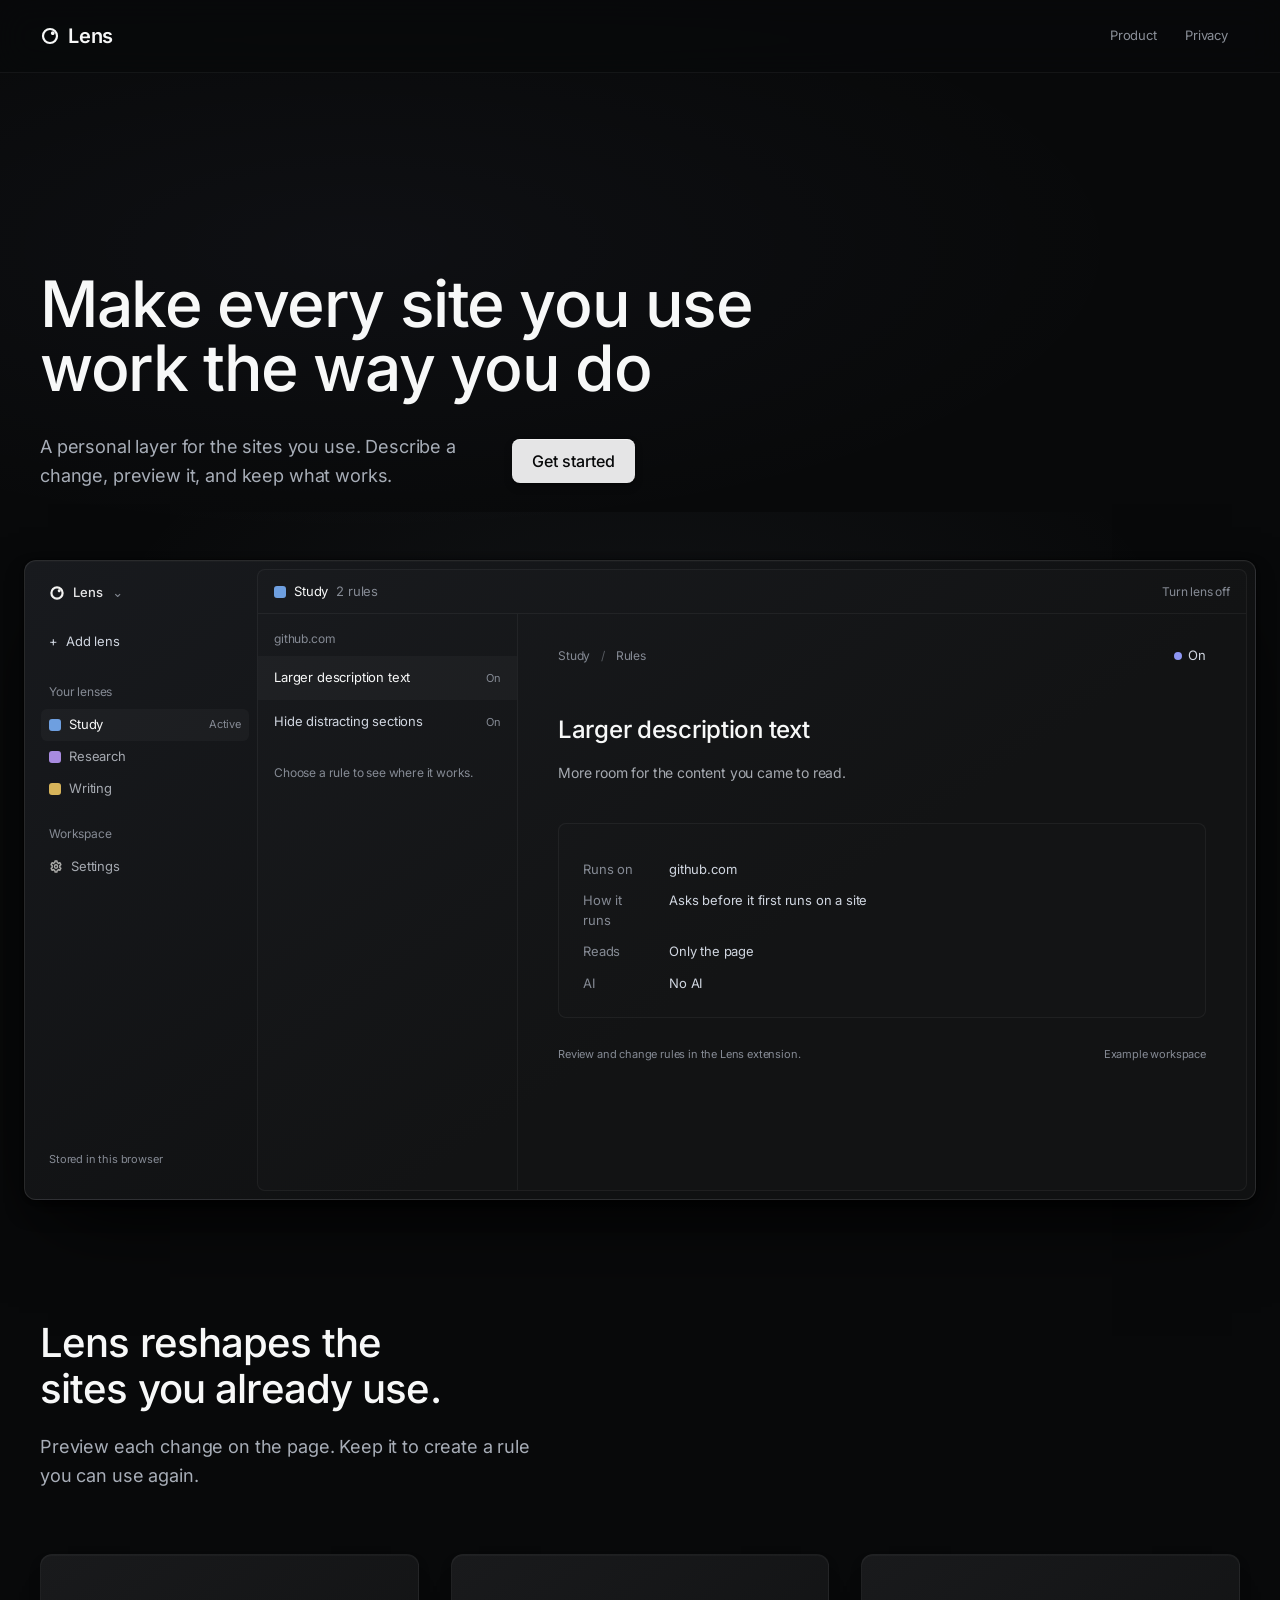
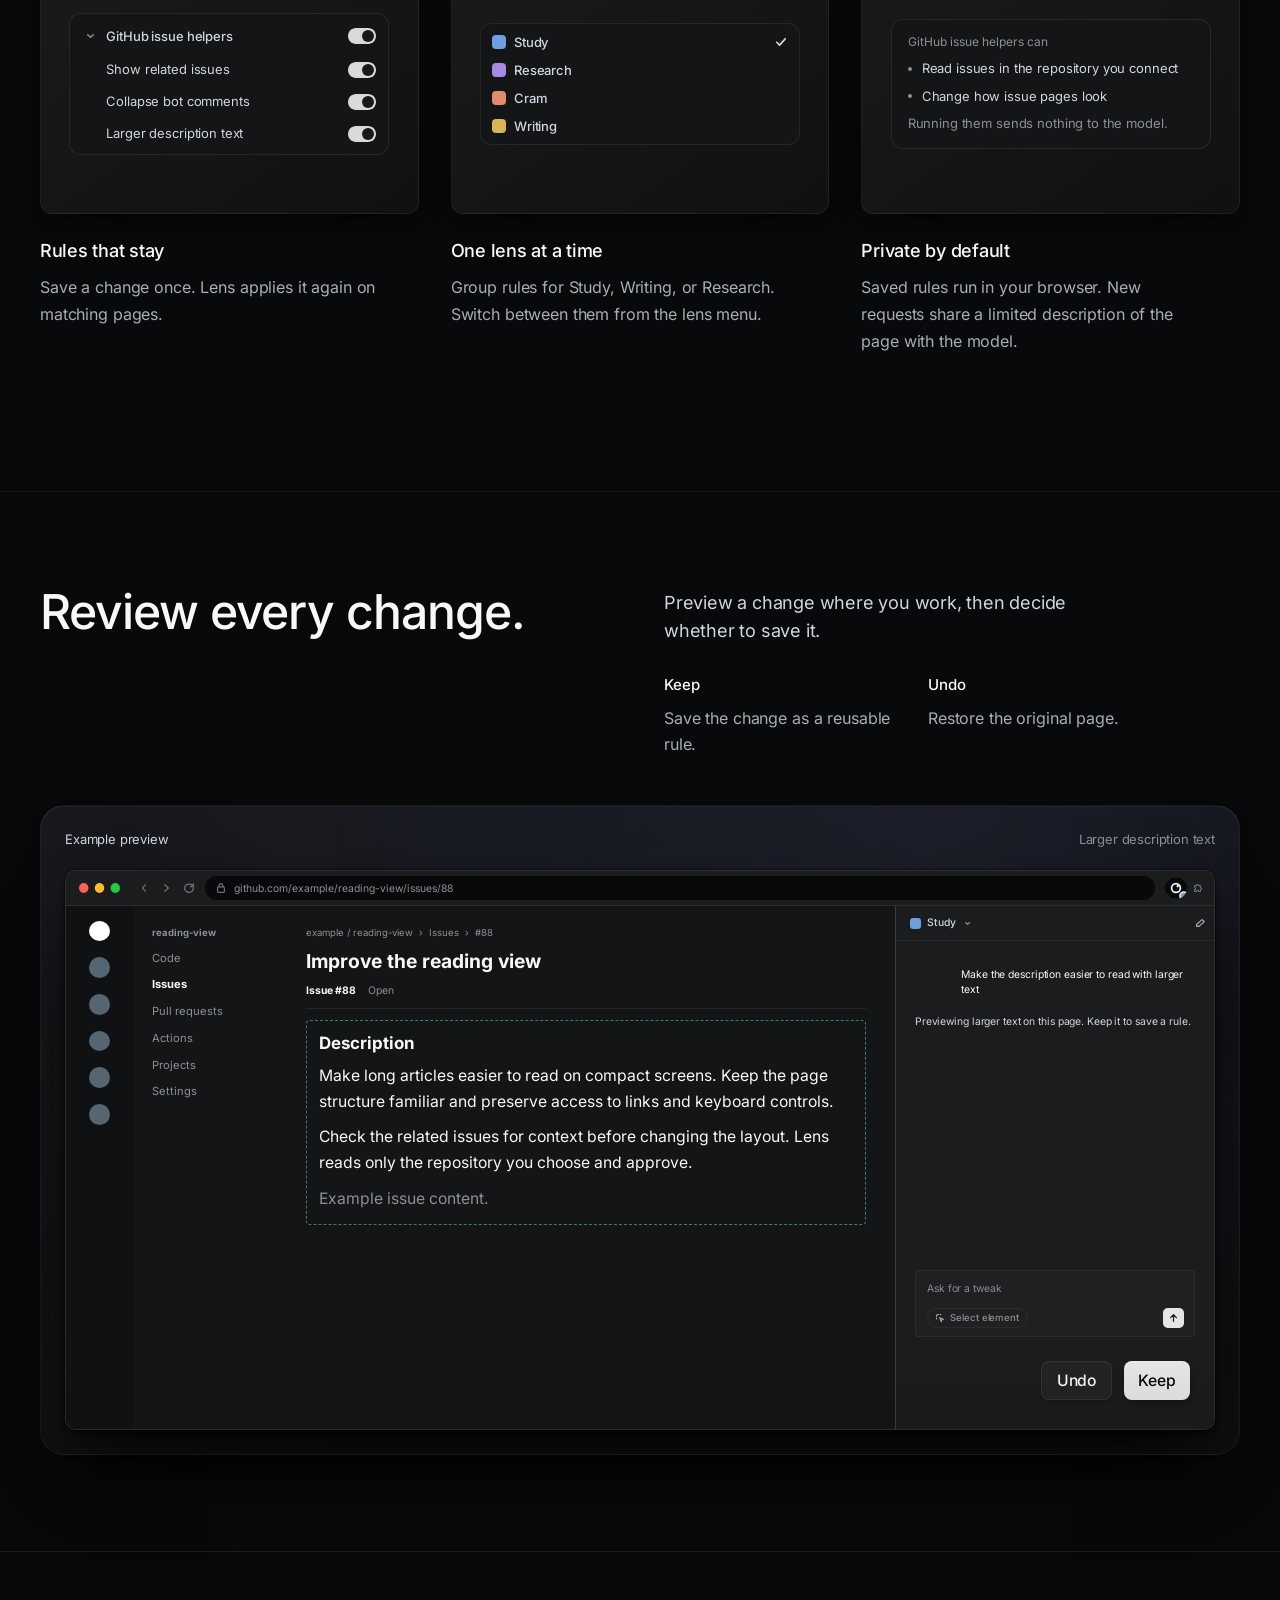
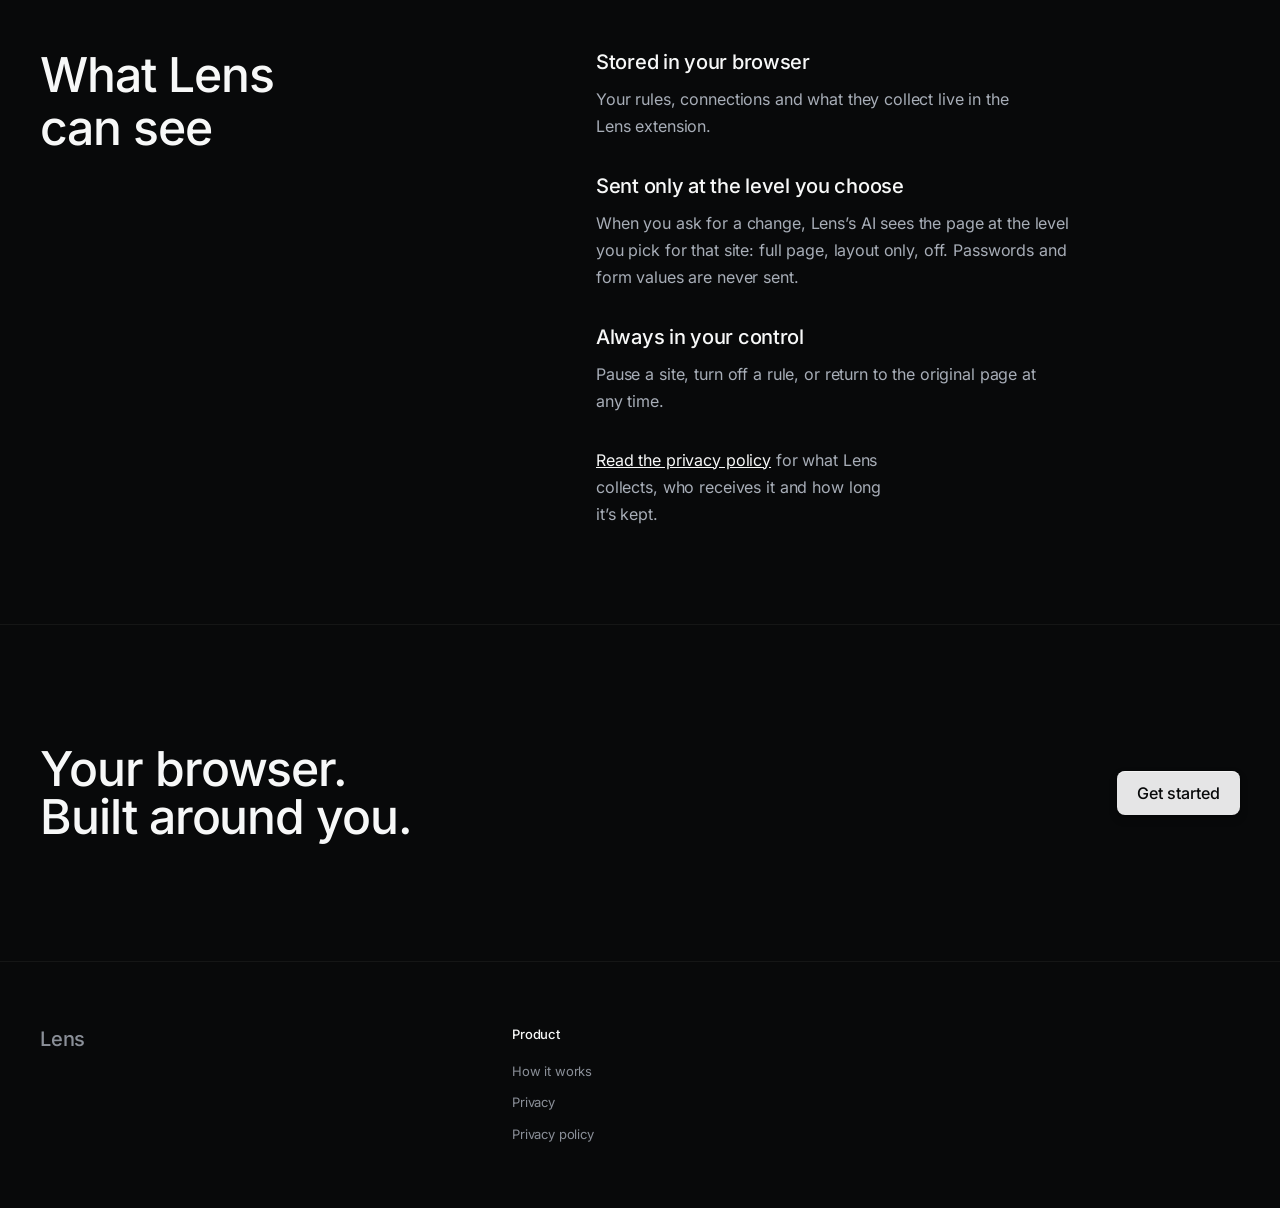
<file: index.html>
<!DOCTYPE html><html lang="en"><head><meta charSet="utf-8"/><link rel="preconnect" href="/" crossorigin=""/><meta name="viewport" content="width=device-width, initial-scale=1"/><link rel="preload" href="/ui/dashboard/logo.svg" as="image"/><link rel="preload" href="/ui/dashboard/settings.svg" as="image"/><link rel="preload" href="/landing/window.svg" as="image"/><link rel="preload" href="/landing/back.svg" as="image"/><link rel="preload" href="/landing/forward.svg" as="image"/><link rel="preload" href="/landing/reload.svg" as="image"/><link rel="preload" href="/landing/lock.svg" as="image"/><link rel="preload" href="/landing/lens-button.svg" as="image"/><link rel="preload" href="/landing/extensions.svg" as="image"/><link rel="preload" href="/landing/rail-active.svg" as="image"/><link rel="stylesheet" href="/_next/static/chunks/2yo7gw12f5nrh.css" data-precedence="next"/><link rel="stylesheet" href="/_next/static/chunks/0o3clcvo5c3jk.css" data-precedence="next"/><link rel="stylesheet" href="/_next/static/chunks/36nnzk05hc1ji.css" data-precedence="next"/><link rel="preload" as="script" fetchPriority="low" href="/_next/static/chunks/07n3tb8tokjk_.js"/><script src="/_next/static/chunks/3xn_dxahm845-.js" async=""></script><script src="/_next/static/chunks/0lpjw2pwrqbo1.js" async=""></script><script src="/_next/static/chunks/29ecjfc7roydn.js" async=""></script><script src="/_next/static/chunks/turbopack-2u1d16houkiyo.js" async=""></script><script src="/_next/static/chunks/00nbiy5h-75hc.js" async=""></script><script src="/_next/static/chunks/0j11wc70zxwvn.js" async=""></script><link rel="preload" href="/landing/rail.svg" as="image"/><link rel="preload" href="/landing/chevron.svg" as="image"/><link rel="preload" href="/landing/edit.svg" as="image"/><link rel="preload" href="/landing/select-element.svg" as="image"/><link rel="preload" href="/landing/send.svg" as="image"/><meta name="next-size-adjust" content=""/><meta name="theme-color" content="#08090a"/><meta name="color-scheme" content="dark"/><title>Lens</title><meta name="description" content="Describe a change to a website once. Lens previews it on the page, keeps it as a rule and undoes it in one click."/><link rel="icon" href="/ui/brand/lens-mark.svg"/><script src="/_next/static/chunks/0cz1d0mv5g_q7.js" noModule=""></script></head><body class="lens-website"><div hidden=""><!--$--><!--/$--></div><a class="skip-link" href="#content">Skip to content</a><header class="site-header"><a class="brand" href="/" translate="no"><span class="brand-mark" style="mask-image:url(/ui/brand/lens-logo.svg)"></span>Lens</a><nav class="site-nav" aria-label="Main"><ul><li><a class="nav-link" href="#how-it-works">Product</a></li><li><a class="nav-link" href="#privacy">Privacy</a></li></ul><span class="nav-divider" aria-hidden="true"></span></nav></header><main id="content" class="landing"><section class="hero" aria-labelledby="hero-title"><h1 id="hero-title"><span class="hero-line">Make every site you use</span> <span class="hero-line">work the way you do</span></h1><div class="hero-row"><p class="hero-lead">A personal layer for the sites you use. Describe a change, preview it, and keep what works.</p><div class="hero-setup"><a class="button button-primary button-large" href="#how-it-works">Get started</a></div></div></section><figure class="workspace-preview"><div class="wp-window" role="img" aria-label="Example Lens dashboard. The Study lens has two rules. Larger description text is selected, showing the sites it runs on, how it runs, what it reads and whether it uses AI."><div class="wp-sidebar" aria-hidden="true"><div class="wp-logo"><img src="/ui/dashboard/logo.svg" width="16" height="16" alt=""/><strong>Lens</strong><span>⌄</span></div><div class="wp-add">+<span>Add lens</span></div><p class="wp-section">Your lenses</p><div class="wp-nav" data-current="true"><i class="wp-swatch wp-study"></i>Study<small>Active</small></div><div class="wp-nav"><i class="wp-swatch wp-research"></i>Research</div><div class="wp-nav"><i class="wp-swatch wp-writing"></i>Writing</div><p class="wp-section">Workspace</p><div class="wp-nav"><span class="wp-icon"><img src="/ui/dashboard/settings.svg" width="12.35" height="12.35" alt=""/></span>Settings</div><div class="wp-local">Stored in this browser</div></div><div class="wp-panel" aria-hidden="true"><div class="wp-header"><i class="wp-swatch wp-study"></i>Study<span>2 rules</span><span class="wp-header-action">Turn lens off</span></div><div class="wp-body"><div class="wp-list"><p>github.com</p><div class="wp-rule" data-current="true">Larger description text<span class="wp-on">On</span></div><div class="wp-rule">Hide distracting sections<span class="wp-on">On</span></div><div class="wp-list-caption">Choose a rule to see where it works.</div></div><div class="wp-detail"><div class="wp-detail-top"><span class="wp-breadcrumb">Study <span>/</span> Rules</span><span class="wp-detail-status"><i></i>On</span></div><h3>Larger description text</h3><p>More room for the content you came to read.</p><div class="wp-article"><dl><div><dt>Runs on</dt><dd>github.com</dd></div><div><dt>How it runs</dt><dd>Asks before it first runs on a site</dd></div><div><dt>Reads</dt><dd>Only the page</dd></div><div><dt>AI</dt><dd>No AI</dd></div></dl></div><div class="wp-detail-footer"><span>Review and change rules in the Lens extension.</span><span class="wp-example">Example workspace</span></div></div></div></div></div><figcaption class="visually-hidden">Illustrative workspace. Your lenses and rules come from Lens in your browser.</figcaption></figure><section id="how-it-works" class="landing-section how" aria-labelledby="how-title"><div class="section-intro"><h2 id="how-title" class="statement">Lens reshapes the sites you already use.</h2><p class="section-intro-body">Preview each change on the page. Keep it to create a rule you can use again.</p></div><ul class="columns features"><li class="column feature"><div class="feature-stage" aria-hidden="true"><div class="vignette"><div class="vg-set"><span class="vg-glyph " style="width:12px;height:12px"><img src="/landing/vignette-chevron.svg" alt="" width="7.5" height="4.5" loading="lazy" decoding="async"/></span><span class="vg-set-name">GitHub issue helpers</span><span class="vg-glyph vg-toggle"><img src="/landing/toggle-on.svg" alt="" width="28" height="16" loading="lazy" decoding="async"/></span></div><div class="vg-rule"><span class="vg-rule-name">Show related issues</span><span class="vg-glyph vg-toggle"><img src="/landing/toggle-on.svg" alt="" width="28" height="16" loading="lazy" decoding="async"/></span></div><div class="vg-rule"><span class="vg-rule-name">Collapse bot comments</span><span class="vg-glyph vg-toggle"><img src="/landing/toggle-on.svg" alt="" width="28" height="16" loading="lazy" decoding="async"/></span></div><div class="vg-rule"><span class="vg-rule-name">Larger description text</span><span class="vg-glyph vg-toggle"><img src="/landing/toggle-on.svg" alt="" width="28" height="16" loading="lazy" decoding="async"/></span></div></div></div><h3 class="column-title">Rules that stay</h3><p class="column-body">Save a change once. Lens applies it again on matching pages.</p></li><li class="column feature"><div class="feature-stage" aria-hidden="true"><div class="vignette"><div class="vg-lens"><span class="vg-hue" data-hue="study"></span><span class="vg-lens-name">Study</span><span class="vg-glyph vg-check" style="width:14px;height:14px"><img src="/landing/vignette-check.svg" alt="" width="9.375" height="7.1875" loading="lazy" decoding="async"/></span></div><div class="vg-lens"><span class="vg-hue" data-hue="research"></span><span class="vg-lens-name">Research</span></div><div class="vg-lens"><span class="vg-hue" data-hue="cram"></span><span class="vg-lens-name">Cram</span></div><div class="vg-lens"><span class="vg-hue" data-hue="writing"></span><span class="vg-lens-name">Writing</span></div></div></div><h3 class="column-title">One lens at a time</h3><p class="column-body">Group rules for Study, Writing, or Research. Switch between them from the lens menu.</p></li><li class="column feature"><div class="feature-stage" aria-hidden="true"><div class="vignette vg-permission"><span class="vg-permission-head">GitHub issue helpers can</span><span class="vg-permission-item"><span class="vg-glyph "><img src="/landing/vignette-bullet.svg" alt="" width="4" height="4" loading="lazy" decoding="async"/></span>Read issues in the repository you connect</span><span class="vg-permission-item"><span class="vg-glyph "><img src="/landing/vignette-bullet.svg" alt="" width="4" height="4" loading="lazy" decoding="async"/></span>Change how issue pages look</span><span class="vg-permission-foot">Running them sends nothing to the model.</span></div></div><h3 class="column-title">Private by default</h3><p class="column-body">Saved rules run in your browser. New requests share a limited description of the page with the model.</p></li></ul></section><section class="landing-section preview-section" aria-labelledby="preview-title"><div class="split"><h2 id="preview-title" class="split-title">Review every change.</h2><div class="preview-copy"><p class="split-lead">Preview a change where you work, then decide whether to save it.</p><dl class="preview-decisions"><div><dt>Keep</dt><dd>Save the change as a reusable rule.</dd></div><div><dt>Undo</dt><dd>Restore the original page.</dd></div></dl></div></div><div class="preview-product preview-stage"><div class="preview-stage-heading"><span>Example preview</span><span>Larger description text</span></div><figure class="product-shot" data-example="reading"><div class="pw-frame"><div class="pw-window" role="img" aria-label="Illustrative GitHub page with enlarged text outlined as a Lens preview, with Undo and Keep controls."><div class="pw-screen" aria-hidden="true"><div class="pw-toolbar"><span class="pw-icon" style="width:calc(34.426 * var(--u));height:calc(7.944 * var(--u))"><img src="/landing/window.svg" alt="" style="width:calc(34.4259 * var(--u));height:calc(7.94444 * var(--u))"/></span><div class="pw-nav"><span class="pw-icon" style="width:calc(10.593 * var(--u));height:calc(10.593 * var(--u))"><img src="/landing/back.svg" alt="" style="width:calc(3.6412 * var(--u));height:calc(6.28935 * var(--u))"/></span><span class="pw-icon" style="width:calc(10.593 * var(--u));height:calc(10.593 * var(--u))"><img src="/landing/forward.svg" alt="" style="width:calc(3.6412 * var(--u));height:calc(6.28935 * var(--u))"/></span><span class="pw-icon" style="width:calc(10.593 * var(--u));height:calc(10.593 * var(--u))"><img src="/landing/reload.svg" alt="" style="width:calc(7.61335 * var(--u));height:calc(7.92205 * var(--u))"/></span></div><div class="pw-url"><span class="pw-icon" style="width:calc(10.593 * var(--u));height:calc(10.593 * var(--u))"><img src="/landing/lock.svg" alt="" style="width:calc(6.95139 * var(--u));height:calc(7.94444 * var(--u))"/></span><span>github.com/example/reading-view/issues/88</span></div><div class="pw-extensions"><span class="pw-icon" style="width:calc(18.537 * var(--u));height:calc(18.537 * var(--u))"><img src="/landing/lens-button.svg" alt="" style="width:calc(18.537 * var(--u));height:calc(18.537 * var(--u))"/></span><span class="pw-icon" style="width:calc(10.593 * var(--u));height:calc(10.593 * var(--u))"><img src="/landing/extensions.svg" alt="" style="width:calc(7.28241 * var(--u));height:calc(7.28241 * var(--u))"/></span></div></div><div class="pw-viewport"><div class="pw-rail"><span class="pw-icon" style="width:calc(17.213 * var(--u));height:calc(17.213 * var(--u))"><img src="/landing/rail-active.svg" alt="" style="width:calc(17.213 * var(--u));height:calc(17.213 * var(--u))"/></span><span class="pw-icon" style="width:calc(17.213 * var(--u));height:calc(17.213 * var(--u))"><img src="/landing/rail.svg" alt="" style="width:calc(17.213 * var(--u));height:calc(17.213 * var(--u))"/></span><span class="pw-icon" style="width:calc(17.213 * var(--u));height:calc(17.213 * var(--u))"><img src="/landing/rail.svg" alt="" style="width:calc(17.213 * var(--u));height:calc(17.213 * var(--u))"/></span><span class="pw-icon" style="width:calc(17.213 * var(--u));height:calc(17.213 * var(--u))"><img src="/landing/rail.svg" alt="" style="width:calc(17.213 * var(--u));height:calc(17.213 * var(--u))"/></span><span class="pw-icon" style="width:calc(17.213 * var(--u));height:calc(17.213 * var(--u))"><img src="/landing/rail.svg" alt="" style="width:calc(17.213 * var(--u));height:calc(17.213 * var(--u))"/></span><span class="pw-icon" style="width:calc(17.213 * var(--u));height:calc(17.213 * var(--u))"><img src="/landing/rail.svg" alt="" style="width:calc(17.213 * var(--u));height:calc(17.213 * var(--u))"/></span></div><div class="pw-course-nav"><span class="pw-course-code">reading-view</span><span class="">Code</span><span class="pw-course-current">Issues</span><span class="">Pull requests</span><span class="">Actions</span><span class="">Projects</span><span class="">Settings</span></div><div class="pw-host"><span class="pw-breadcrumb">example / reading-view  ›  Issues  ›  #88</span><span class="pw-host-title">Improve the reading view</span><div class="pw-meta"><strong>Issue #88</strong><span>Open</span></div><div class="pw-rule"></div><div class="pw-columns"><div class="pw-prompt"><strong>Description</strong><span>Make long articles easier to read on compact screens. Keep the page structure familiar and preserve access to links and keyboard controls.</span><span>Check the related issues for context before changing the layout. Lens reads only the repository you choose and approve.</span><span class="pw-muted">Example issue content.</span></div></div></div><div class="pw-panel"><div class="pw-panel-header"><div class="pw-lens-menu"><span class="pw-lens-swatch"></span><span>Study</span><span class="pw-icon" style="width:calc(7.944 * var(--u));height:calc(7.944 * var(--u))"><img src="/landing/chevron.svg" alt="" style="width:calc(3.97222 * var(--u));height:calc(2.48264 * var(--u))"/></span></div><span class="pw-icon" style="width:calc(9.269 * var(--u));height:calc(9.269 * var(--u))"><img src="/landing/edit.svg" alt="" style="width:calc(6.78588 * var(--u));height:calc(6.78588 * var(--u))"/></span></div><div class="pw-thread"><div class="pw-request"><span>Make the description easier to read with larger text</span></div><span class="pw-reply">Previewing larger text on this page. Keep it to save a rule.</span><div class="pw-spacer"></div><div class="pw-composer"><span class="pw-composer-hint">Ask for a tweak</span><div class="pw-tools"><span class="pw-select"><span class="pw-icon" style="width:calc(9.269 * var(--u));height:calc(9.269 * var(--u))"><img src="/landing/select-element.svg" alt="" style="width:calc(7.36516 * var(--u));height:calc(7.36516 * var(--u))"/></span>Select element</span><span class="pw-send"><span class="pw-icon" style="width:calc(9.269 * var(--u));height:calc(9.269 * var(--u))"><img src="/landing/send.svg" alt="" style="width:calc(5.62731 * var(--u));height:calc(6.2066 * var(--u))"/></span></span></div></div><div class="pw-review"><span class="button button-secondary">Undo</span><span class="button button-primary">Keep</span></div></div></div></div></div></div><div class="pw-fade" aria-hidden="true"></div></div><figcaption class="visually-hidden">Illustrative text-size preview. Keep saves the change as a rule; Undo removes the preview.</figcaption></figure></div></section><section id="privacy" class="landing-section privacy" aria-labelledby="privacy-title"><div class="privacy-content"><h2 id="privacy-title" class="split-title">What Lens can see</h2><div><ul class="promises"><li><h3 class="column-title">Stored in your browser</h3><p class="column-body">Your rules, connections and what they collect live in the Lens extension.</p></li><li><h3 class="column-title">Sent only at the level you choose</h3><p class="column-body">When you ask for a change, Lens’s AI sees the page at the level you pick for that site: full page, layout only, off. Passwords and form values are never sent.</p></li><li><h3 class="column-title">Always in your control</h3><p class="column-body">Pause a site, turn off a rule, or return to the original page at any time.</p></li></ul><p class="column-body privacy-more"><a href="/privacy">Read the privacy policy</a> for what Lens collects, who receives it and how long it’s kept.</p></div></div></section><section class="landing-section landing-start" aria-labelledby="start-title"><h2 id="start-title">Your browser.<br/>Built around you.</h2><div><a class="button button-primary button-large" href="#how-it-works">Get started</a></div></section><footer class="landing-footer"><a class="brand" href="/">Lens</a><nav aria-label="Product links"><h3>Product</h3><a href="#how-it-works">How it works</a><a href="#privacy">Privacy</a><a href="/privacy">Privacy policy</a></nav></footer></main><!--$--><!--/$--><script id="_R_">(globalThis["TURBOPACK"] || (globalThis["TURBOPACK"] = [])).push({"otherChunks":["static/chunks/07n3tb8tokjk_.js","static/chunks/3xn_dxahm845-.js","static/chunks/0lpjw2pwrqbo1.js","static/chunks/29ecjfc7roydn.js"],"runtimeModuleIds":[43210]});</script><script src="/_next/static/chunks/07n3tb8tokjk_.js" async=""></script><script>(self.__next_f=self.__next_f||[]).push([0])</script><script>self.__next_f.push([1,"1:\"$Sreact.fragment\"\n2:\"/_next/static/chunks/00nbiy5h-75hc.js\"\n3:I[53473,[\"$2\"],\"default\"]\n4:I[83680,[\"$2\"],\"default\"]\n12:\"ViewportBoundary\"\n13:I[30419,[\"$2\"],\"$12\"]\n15:\"MetadataBoundary\"\n16:I[30419,[\"$2\"],\"$15\"]\n17:\"$Sreact.suspense\"\n19:I[971,[\"$2\"],\"default\",1]\n:HL[\"/_next/static/chunks/2yo7gw12f5nrh.css\",\"style\"]\n:HC[\"/\",\"\"]\n:HL[\"/_next/static/chunks/0o3clcvo5c3jk.css\",\"style\"]\n:HL[\"/_next/static/chunks/36nnzk05hc1ji.css\",\"style\"]\n:HL[\"/ui/dashboard/logo.svg\",\"image\"]\n:HL[\"/ui/dashboard/settings.svg\",\"image\"]\n"])</script><script>self.__next_f.push([1,"5:[[\"children\",{\"s\":\"__PAGE__\",\"h\":512,\"d\":{\"r\":[\"$\",\"$1\",\"c\",{\"children\":[[[\"$\",\"header\",null,{\"className\":\"site-header\",\"children\":[[\"$\",\"a\",null,{\"className\":\"brand\",\"href\":\"/\",\"translate\":\"no\",\"children\":[[\"$\",\"span\",null,{\"className\":\"brand-mark\",\"style\":{\"maskImage\":\"url(/ui/brand/lens-logo.svg)\"}}],\"Lens\"]}],[\"$\",\"nav\",null,{\"className\":\"site-nav\",\"aria-label\":\"Main\",\"children\":[[[\"$\",\"ul\",null,{\"children\":[[\"$\",\"li\",\"#how-it-works\",{\"children\":[\"$\",\"a\",null,{\"className\":\"nav-link\",\"href\":\"#how-it-works\",\"children\":\"Product\"}]}],[\"$\",\"li\",\"#privacy\",{\"children\":[\"$\",\"a\",null,{\"className\":\"nav-link\",\"href\":\"#privacy\",\"children\":\"Privacy\"}]}]]}],[\"$\",\"span\",null,{\"className\":\"nav-divider\",\"aria-hidden\":\"true\"}]],null]}]]}],[\"$\",\"main\",null,{\"id\":\"content\",\"className\":\"landing\",\"children\":[[\"$\",\"section\",null,{\"className\":\"hero\",\"aria-labelledby\":\"hero-title\",\"children\":[[\"$\",\"h1\",null,{\"id\":\"hero-title\",\"children\":[[\"$\",\"span\",null,{\"className\":\"hero-line\",\"children\":\"Make every site you use\"}],\" \",[\"$\",\"span\",null,{\"className\":\"hero-line\",\"children\":\"work the way you do\"}]]}],[\"$\",\"div\",null,{\"className\":\"hero-row\",\"children\":[[\"$\",\"p\",null,{\"className\":\"hero-lead\",\"children\":\"A personal layer for the sites you use. Describe a change, preview it, and keep what works.\"}],[\"$\",\"div\",null,{\"className\":\"hero-setup\",\"children\":[\"$\",\"a\",null,{\"className\":\"button button-primary button-large\",\"href\":\"#how-it-works\",\"children\":\"Get started\"}]}]]}]]}],[\"$\",\"figure\",null,{\"className\":\"workspace-preview\",\"children\":[[\"$\",\"div\",null,{\"className\":\"wp-window\",\"role\":\"img\",\"aria-label\":\"Example Lens dashboard. The Study lens has two rules. Larger description text is selected, showing the sites it runs on, how it runs, what it reads and whether it uses AI.\",\"children\":[[\"$\",\"div\",null,{\"className\":\"wp-sidebar\",\"aria-hidden\":\"true\",\"children\":[[\"$\",\"div\",null,{\"className\":\"wp-logo\",\"children\":[[\"$\",\"img\",null,{\"src\":\"/ui/dashboard/logo.svg\",\"width\":16,\"height\":16,\"alt\":\"\"}],[\"$\",\"strong\",null,{\"children\":\"Lens\"}],[\"$\",\"span\",null,{\"children\":\"⌄\"}]]}],[\"$\",\"div\",null,{\"className\":\"wp-add\",\"children\":[\"+\",[\"$\",\"span\",null,{\"children\":\"Add lens\"}]]}],[\"$\",\"p\",null,{\"className\":\"wp-section\",\"children\":\"Your lenses\"}],[[\"$\",\"div\",\"Study\",{\"className\":\"wp-nav\",\"data-current\":true,\"children\":[[\"$\",\"i\",null,{\"className\":\"wp-swatch wp-study\"}],\"Study\",[\"$\",\"small\",null,{\"children\":\"Active\"}]]}],[\"$\",\"div\",\"Research\",{\"className\":\"wp-nav\",\"data-current\":\"$undefined\",\"children\":[[\"$\",\"i\",null,{\"className\":\"wp-swatch wp-research\"}],\"Research\",null]}],[\"$\",\"div\",\"Writing\",{\"className\":\"wp-nav\",\"data-current\":\"$undefined\",\"children\":[[\"$\",\"i\",null,{\"className\":\"wp-swatch wp-writing\"}],\"Writing\",null]}]],[\"$\",\"p\",null,{\"className\":\"wp-section\",\"children\":\"Workspace\"}],[\"$\",\"div\",null,{\"className\":\"wp-nav\",\"children\":[[\"$\",\"span\",null,{\"className\":\"wp-icon\",\"children\":[\"$\",\"img\",null,{\"src\":\"/ui/dashboard/settings.svg\",\"width\":12.35,\"height\":12.35,\"alt\":\"\"}]}],\"Settings\"]}],\"$L6\"]}],\"$L7\"]}],\"$L8\"]}],\"$L9\",\"$La\",\"$Lb\",\"$Lc\",\"$Ld\"]}]],[\"$Le\",\"$Lf\",\"$L10\"],\"$L11\"]}],\"p\":false,\"v\":null}}]]\n"])</script><script>self.__next_f.push([1,"0:{\"P\":null,\"c\":[\"\",\"\"],\"q\":\"\",\"i\":false,\"t\":{\"t\":{\"s\":\"\",\"h\":528,\"d\":{\"r\":[\"$\",\"$1\",\"c\",{\"children\":[[[\"$\",\"link\",\"0\",{\"rel\":\"stylesheet\",\"href\":\"/_next/static/chunks/2yo7gw12f5nrh.css\",\"precedence\":\"next\",\"crossOrigin\":\"$undefined\",\"nonce\":\"$undefined\"}],[\"$\",\"script\",\"script-0\",{\"src\":\"/_next/static/chunks/00nbiy5h-75hc.js\",\"async\":true,\"nonce\":\"$undefined\"}]],[\"$\",\"html\",null,{\"lang\":\"en\",\"children\":[\"$\",\"body\",null,{\"className\":\"lens-website\",\"children\":[[\"$\",\"a\",null,{\"className\":\"skip-link\",\"href\":\"#content\",\"children\":\"Skip to content\"}],[\"$\",\"$L3\",null,{\"parallelRouterKey\":\"children\",\"error\":\"$undefined\",\"errorStyles\":\"$undefined\",\"errorScripts\":\"$undefined\",\"template\":[\"$\",\"$L4\",null,{}],\"templateStyles\":\"$undefined\",\"templateScripts\":\"$undefined\",\"notFound\":[[[\"$\",\"title\",null,{\"children\":\"404: This page could not be found.\"}],[\"$\",\"div\",null,{\"style\":{\"fontFamily\":\"system-ui,\\\"Segoe UI\\\",Roboto,Helvetica,Arial,sans-serif,\\\"Apple Color Emoji\\\",\\\"Segoe UI Emoji\\\"\",\"height\":\"100vh\",\"textAlign\":\"center\",\"display\":\"flex\",\"flexDirection\":\"column\",\"alignItems\":\"center\",\"justifyContent\":\"center\"},\"children\":[\"$\",\"div\",null,{\"children\":[[\"$\",\"style\",null,{\"dangerouslySetInnerHTML\":{\"__html\":\"body{color:#000;background:#fff;margin:0}.next-error-h1{border-right:1px solid rgba(0,0,0,.3)}@media (prefers-color-scheme:dark){body{color:#fff;background:#000}.next-error-h1{border-right:1px solid rgba(255,255,255,.3)}}\"}}],[\"$\",\"h1\",null,{\"className\":\"next-error-h1\",\"style\":{\"display\":\"inline-block\",\"margin\":\"0 20px 0 0\",\"padding\":\"0 23px 0 0\",\"fontSize\":24,\"fontWeight\":500,\"verticalAlign\":\"top\",\"lineHeight\":\"49px\"},\"children\":404}],[\"$\",\"div\",null,{\"style\":{\"display\":\"inline-block\"},\"children\":[\"$\",\"h2\",null,{\"style\":{\"fontSize\":14,\"fontWeight\":400,\"lineHeight\":\"49px\",\"margin\":0},\"children\":\"This page could not be found.\"}]}]]}]}]],[]],\"forbidden\":\"$undefined\",\"unauthorized\":\"$undefined\"}]]}]}]]}],\"p\":false,\"v\":null},\"c\":\"$Q5\"},\"h\":{\"r\":[\"$\",\"$1\",\"h\",{\"children\":[null,[\"$\",\"$L13\",null,{\"children\":\"$L14\"}],[\"$\",\"$L16\",null,{\"children\":[[\"$\",\"div\",null,{\"hidden\":true,\"children\":[\"$\",\"$17\",null,{\"name\":\"Next.Metadata\",\"children\":\"$L18\"}]}],null]}],[\"$\",\"meta\",null,{\"name\":\"next-size-adjust\",\"content\":\"\"}]]}],\"p\":false,\"v\":null}},\"m\":\"$undefined\",\"G\":[\"$19\",[[\"$\",\"link\",\"0\",{\"rel\":\"stylesheet\",\"href\":\"/_next/static/chunks/2yo7gw12f5nrh.css\",\"precedence\":\"next\",\"crossOrigin\":\"$undefined\",\"nonce\":\"$undefined\"}]]],\"S\":true,\"r\":\"$undefined\",\"s\":\"$undefined\",\"a\":\"$undefined\",\"l\":\"$undefined\",\"p\":\"$undefined\",\"d\":\"$undefined\",\"b\":\"y3AHXoCDTFl9_nuRPZSS3\"}\n"])</script><script>self.__next_f.push([1,"25:\"/_next/static/chunks/0j11wc70zxwvn.js\"\n26:I[95001,[\"$2\",\"$25\"],\"\"]\n27:I[30419,[\"$2\"],\"OutletBoundary\"]\n:HL[\"/landing/window.svg\",\"image\"]\n:HL[\"/landing/back.svg\",\"image\"]\n:HL[\"/landing/forward.svg\",\"image\"]\n:HL[\"/landing/reload.svg\",\"image\"]\n:HL[\"/landing/lock.svg\",\"image\"]\n:HL[\"/landing/lens-button.svg\",\"image\"]\n:HL[\"/landing/extensions.svg\",\"image\"]\n:HL[\"/landing/rail-active.svg\",\"image\"]\n:HL[\"/landing/rail.svg\",\"image\"]\n6:[\"$\",\"div\",null,{\"className\":\"wp-local\",\"children\":\"Stored in this browser\"}]\n"])</script><script>self.__next_f.push([1,"7:[\"$\",\"div\",null,{\"className\":\"wp-panel\",\"aria-hidden\":\"true\",\"children\":[[\"$\",\"div\",null,{\"className\":\"wp-header\",\"children\":[[\"$\",\"i\",null,{\"className\":\"wp-swatch wp-study\"}],\"Study\",[\"$\",\"span\",null,{\"children\":\"2 rules\"}],[\"$\",\"span\",null,{\"className\":\"wp-header-action\",\"children\":\"Turn lens off\"}]]}],[\"$\",\"div\",null,{\"className\":\"wp-body\",\"children\":[[\"$\",\"div\",null,{\"className\":\"wp-list\",\"children\":[[\"$\",\"p\",null,{\"children\":\"github.com\"}],[\"$\",\"div\",null,{\"className\":\"wp-rule\",\"data-current\":\"true\",\"children\":[\"Larger description text\",[\"$\",\"span\",null,{\"className\":\"wp-on\",\"children\":\"On\"}]]}],[\"$\",\"div\",null,{\"className\":\"wp-rule\",\"children\":[\"Hide distracting sections\",[\"$\",\"span\",null,{\"className\":\"wp-on\",\"children\":\"On\"}]]}],[\"$\",\"div\",null,{\"className\":\"wp-list-caption\",\"children\":\"Choose a rule to see where it works.\"}]]}],[\"$\",\"div\",null,{\"className\":\"wp-detail\",\"children\":[[\"$\",\"div\",null,{\"className\":\"wp-detail-top\",\"children\":[[\"$\",\"span\",null,{\"className\":\"wp-breadcrumb\",\"children\":[\"Study \",[\"$\",\"span\",null,{\"children\":\"/\"}],\" Rules\"]}],[\"$\",\"span\",null,{\"className\":\"wp-detail-status\",\"children\":[[\"$\",\"i\",null,{}],\"On\"]}]]}],[\"$\",\"h3\",null,{\"children\":\"Larger description text\"}],[\"$\",\"p\",null,{\"children\":\"More room for the content you came to read.\"}],[\"$\",\"div\",null,{\"className\":\"wp-article\",\"children\":[\"$\",\"dl\",null,{\"children\":[[\"$\",\"div\",null,{\"children\":[[\"$\",\"dt\",null,{\"children\":\"Runs on\"}],[\"$\",\"dd\",null,{\"children\":\"github.com\"}]]}],[\"$\",\"div\",null,{\"children\":[[\"$\",\"dt\",null,{\"children\":\"How it runs\"}],[\"$\",\"dd\",null,{\"children\":\"Asks before it first runs on a site\"}]]}],[\"$\",\"div\",null,{\"children\":[[\"$\",\"dt\",null,{\"children\":\"Reads\"}],[\"$\",\"dd\",null,{\"children\":\"Only the page\"}]]}],[\"$\",\"div\",null,{\"children\":[[\"$\",\"dt\",null,{\"children\":\"AI\"}],[\"$\",\"dd\",null,{\"children\":\"No AI\"}]]}]]}]}],[\"$\",\"div\",null,{\"className\":\"wp-detail-footer\",\"children\":[[\"$\",\"span\",null,{\"children\":\"Review and change rules in the Lens extension.\"}],[\"$\",\"span\",null,{\"className\":\"wp-example\",\"children\":\"Example workspace\"}]]}]]}]]}]]}]\n"])</script><script>self.__next_f.push([1,"8:[\"$\",\"figcaption\",null,{\"className\":\"visually-hidden\",\"children\":\"Illustrative workspace. Your lenses and rules come from Lens in your browser.\"}]\n"])</script><script>self.__next_f.push([1,"9:[\"$\",\"section\",null,{\"id\":\"how-it-works\",\"className\":\"landing-section how\",\"aria-labelledby\":\"how-title\",\"children\":[[\"$\",\"div\",null,{\"className\":\"section-intro\",\"children\":[[\"$\",\"h2\",null,{\"id\":\"how-title\",\"className\":\"statement\",\"children\":\"Lens reshapes the sites you already use.\"}],[\"$\",\"p\",null,{\"className\":\"section-intro-body\",\"children\":\"Preview each change on the page. Keep it to create a rule you can use again.\"}]]}],[\"$\",\"ul\",null,{\"className\":\"columns features\",\"children\":[[\"$\",\"li\",\"Rules that stay\",{\"className\":\"column feature\",\"children\":[[\"$\",\"div\",null,{\"className\":\"feature-stage\",\"aria-hidden\":\"true\",\"children\":[\"$\",\"div\",null,{\"className\":\"vignette\",\"children\":[[\"$\",\"div\",null,{\"className\":\"vg-set\",\"children\":[[\"$\",\"span\",null,{\"className\":\"vg-glyph \",\"style\":{\"width\":12,\"height\":12},\"children\":[\"$\",\"img\",null,{\"src\":\"/landing/vignette-chevron.svg\",\"alt\":\"\",\"width\":7.5,\"height\":4.5,\"loading\":\"lazy\",\"decoding\":\"async\"}]}],[\"$\",\"span\",null,{\"className\":\"vg-set-name\",\"children\":\"GitHub issue helpers\"}],[\"$\",\"span\",null,{\"className\":\"vg-glyph vg-toggle\",\"style\":\"$undefined\",\"children\":[\"$\",\"img\",null,{\"src\":\"/landing/toggle-on.svg\",\"alt\":\"\",\"width\":28,\"height\":16,\"loading\":\"lazy\",\"decoding\":\"async\"}]}]]}],[[\"$\",\"div\",\"Show related issues\",{\"className\":\"vg-rule\",\"children\":[[\"$\",\"span\",null,{\"className\":\"vg-rule-name\",\"children\":\"Show related issues\"}],[\"$\",\"span\",null,{\"className\":\"vg-glyph vg-toggle\",\"style\":\"$undefined\",\"children\":[\"$\",\"img\",null,{\"src\":\"/landing/toggle-on.svg\",\"alt\":\"\",\"width\":28,\"height\":16,\"loading\":\"lazy\",\"decoding\":\"async\"}]}]]}],[\"$\",\"div\",\"Collapse bot comments\",{\"className\":\"vg-rule\",\"children\":[[\"$\",\"span\",null,{\"className\":\"vg-rule-name\",\"children\":\"Collapse bot comments\"}],[\"$\",\"span\",null,{\"className\":\"vg-glyph vg-toggle\",\"style\":\"$undefined\",\"children\":[\"$\",\"img\",null,{\"src\":\"/landing/toggle-on.svg\",\"alt\":\"\",\"width\":28,\"height\":16,\"loading\":\"lazy\",\"decoding\":\"async\"}]}]]}],[\"$\",\"div\",\"Larger description text\",{\"className\":\"vg-rule\",\"children\":[[\"$\",\"span\",null,{\"className\":\"vg-rule-name\",\"children\":\"Larger description text\"}],[\"$\",\"span\",null,{\"className\":\"vg-glyph vg-toggle\",\"style\":\"$undefined\",\"children\":[\"$\",\"img\",null,{\"src\":\"/landing/toggle-on.svg\",\"alt\":\"\",\"width\":28,\"height\":16,\"loading\":\"lazy\",\"decoding\":\"async\"}]}]]}]]]}]}],[\"$\",\"h3\",null,{\"className\":\"column-title\",\"children\":\"Rules that stay\"}],[\"$\",\"p\",null,{\"className\":\"column-body\",\"children\":\"Save a change once. Lens applies it again on matching pages.\"}]]}],[\"$\",\"li\",\"One lens at a time\",{\"className\":\"column feature\",\"children\":[[\"$\",\"div\",null,{\"className\":\"feature-stage\",\"aria-hidden\":\"true\",\"children\":[\"$\",\"div\",null,{\"className\":\"vignette\",\"children\":[[\"$\",\"div\",\"Study\",{\"className\":\"vg-lens\",\"children\":[[\"$\",\"span\",null,{\"className\":\"vg-hue\",\"data-hue\":\"study\"}],[\"$\",\"span\",null,{\"className\":\"vg-lens-name\",\"children\":\"Study\"}],[\"$\",\"span\",null,{\"className\":\"vg-glyph vg-check\",\"style\":{\"width\":14,\"height\":14},\"children\":[\"$\",\"img\",null,{\"src\":\"/landing/vignette-check.svg\",\"alt\":\"\",\"width\":9.375,\"height\":7.1875,\"loading\":\"lazy\",\"decoding\":\"async\"}]}]]}],[\"$\",\"div\",\"Research\",{\"className\":\"vg-lens\",\"children\":[[\"$\",\"span\",null,{\"className\":\"vg-hue\",\"data-hue\":\"research\"}],[\"$\",\"span\",null,{\"className\":\"vg-lens-name\",\"children\":\"Research\"}],null]}],[\"$\",\"div\",\"Cram\",{\"className\":\"vg-lens\",\"children\":[[\"$\",\"span\",null,{\"className\":\"vg-hue\",\"data-hue\":\"cram\"}],[\"$\",\"span\",null,{\"className\":\"vg-lens-name\",\"children\":\"Cram\"}],null]}],[\"$\",\"div\",\"Writing\",{\"className\":\"vg-lens\",\"children\":[[\"$\",\"span\",null,{\"className\":\"vg-hue\",\"data-hue\":\"writing\"}],[\"$\",\"span\",null,{\"className\":\"vg-lens-name\",\"children\":\"Writing\"}],null]}]]}]}],[\"$\",\"h3\",null,{\"className\":\"column-title\",\"children\":\"One lens at a time\"}],[\"$\",\"p\",null,{\"className\":\"column-body\",\"children\":\"Group rules for Study, Writing, or Research. Switch between them from the lens menu.\"}]]}],[\"$\",\"li\",\"Private by default\",{\"className\":\"column feature\",\"children\":[[\"$\",\"div\",null,{\"className\":\"feature-stage\",\"aria-hidden\":\"true\",\"children\":[\"$\",\"div\",null,{\"className\":\"vignette vg-permission\",\"children\":[[\"$\",\"span\",null,{\"className\":\"vg-permission-head\",\"children\":\"GitHub issue helpers can\"}],[[\"$\",\"span\",\"Read issues in the repository you connect\",{\"className\":\"vg-permission-item\",\"children\":[[\"$\",\"span\",null,{\"className\":\"vg-glyph \",\"style\":\"$undefined\",\"children\":[\"$\",\"img\",null,{\"src\":\"/landing/vignette-bullet.svg\",\"alt\":\"\",\"width\":4,\"height\":4,\"loading\":\"lazy\",\"decoding\":\"async\"}]}],\"Read issues in the repository you connect\"]}],[\"$\",\"span\",\"Change how issue pages look\",{\"className\":\"vg-permission-item\",\"children\":[[\"$\",\"span\",null,{\"className\":\"vg-glyph \",\"style\":\"$undefined\",\"children\":[\"$\",\"img\",null,{\"src\":\"/landing/vignette-bullet.svg\",\"alt\":\"\",\"width\":4,\"height\":4,\"loading\":\"lazy\",\"decoding\":\"async\"}]}],\"Change how issue pages look\"]}]],\"$L1a\"]}]}],\"$L1b\",\"$L1c\"]}]]}]]}]\n"])</script><script>self.__next_f.push([1,"a:[\"$\",\"section\",null,{\"className\":\"landing-section preview-section\",\"aria-labelledby\":\"preview-title\",\"children\":[[\"$\",\"div\",null,{\"className\":\"split\",\"children\":[[\"$\",\"h2\",null,{\"id\":\"preview-title\",\"className\":\"split-title\",\"children\":\"Review every change.\"}],[\"$\",\"div\",null,{\"className\":\"preview-copy\",\"children\":[[\"$\",\"p\",null,{\"className\":\"split-lead\",\"children\":\"Preview a change where you work, then decide whether to save it.\"}],[\"$\",\"dl\",null,{\"className\":\"preview-decisions\",\"children\":[[\"$\",\"div\",null,{\"children\":[[\"$\",\"dt\",null,{\"children\":\"Keep\"}],[\"$\",\"dd\",null,{\"children\":\"Save the change as a reusable rule.\"}]]}],[\"$\",\"div\",null,{\"children\":[[\"$\",\"dt\",null,{\"children\":\"Undo\"}],[\"$\",\"dd\",null,{\"children\":\"Restore the original page.\"}]]}]]}]]}]]}],[\"$\",\"div\",null,{\"className\":\"preview-product preview-stage\",\"children\":[[\"$\",\"div\",null,{\"className\":\"preview-stage-heading\",\"children\":[[\"$\",\"span\",null,{\"children\":\"Example preview\"}],[\"$\",\"span\",null,{\"children\":\"Larger description text\"}]]}],[\"$\",\"figure\",null,{\"className\":\"product-shot\",\"data-example\":\"reading\",\"children\":[[\"$\",\"div\",null,{\"className\":\"pw-frame\",\"children\":[[\"$\",\"div\",null,{\"className\":\"pw-window\",\"role\":\"img\",\"aria-label\":\"Illustrative GitHub page with enlarged text outlined as a Lens preview, with Undo and Keep controls.\",\"children\":[\"$\",\"div\",null,{\"className\":\"pw-screen\",\"aria-hidden\":\"true\",\"children\":[[\"$\",\"div\",null,{\"className\":\"pw-toolbar\",\"children\":[[\"$\",\"span\",null,{\"className\":\"pw-icon\",\"style\":{\"width\":\"calc(34.426 * var(--u))\",\"height\":\"calc(7.944 * var(--u))\"},\"children\":[\"$\",\"img\",null,{\"src\":\"/landing/window.svg\",\"alt\":\"\",\"style\":{\"width\":\"calc(34.4259 * var(--u))\",\"height\":\"calc(7.94444 * var(--u))\"}}]}],[\"$\",\"div\",null,{\"className\":\"pw-nav\",\"children\":[[\"$\",\"span\",null,{\"className\":\"pw-icon\",\"style\":{\"width\":\"calc(10.593 * var(--u))\",\"height\":\"calc(10.593 * var(--u))\"},\"children\":[\"$\",\"img\",null,{\"src\":\"/landing/back.svg\",\"alt\":\"\",\"style\":{\"width\":\"calc(3.6412 * var(--u))\",\"height\":\"calc(6.28935 * var(--u))\"}}]}],[\"$\",\"span\",null,{\"className\":\"pw-icon\",\"style\":{\"width\":\"calc(10.593 * var(--u))\",\"height\":\"calc(10.593 * var(--u))\"},\"children\":[\"$\",\"img\",null,{\"src\":\"/landing/forward.svg\",\"alt\":\"\",\"style\":{\"width\":\"calc(3.6412 * var(--u))\",\"height\":\"calc(6.28935 * var(--u))\"}}]}],[\"$\",\"span\",null,{\"className\":\"pw-icon\",\"style\":{\"width\":\"calc(10.593 * var(--u))\",\"height\":\"calc(10.593 * var(--u))\"},\"children\":[\"$\",\"img\",null,{\"src\":\"/landing/reload.svg\",\"alt\":\"\",\"style\":{\"width\":\"calc(7.61335 * var(--u))\",\"height\":\"calc(7.92205 * var(--u))\"}}]}]]}],[\"$\",\"div\",null,{\"className\":\"pw-url\",\"children\":[[\"$\",\"span\",null,{\"className\":\"pw-icon\",\"style\":{\"width\":\"calc(10.593 * var(--u))\",\"height\":\"calc(10.593 * var(--u))\"},\"children\":[\"$\",\"img\",null,{\"src\":\"/landing/lock.svg\",\"alt\":\"\",\"style\":{\"width\":\"calc(6.95139 * var(--u))\",\"height\":\"calc(7.94444 * var(--u))\"}}]}],[\"$\",\"span\",null,{\"children\":\"github.com/example/reading-view/issues/88\"}]]}],[\"$\",\"div\",null,{\"className\":\"pw-extensions\",\"children\":[[\"$\",\"span\",null,{\"className\":\"pw-icon\",\"style\":{\"width\":\"calc(18.537 * var(--u))\",\"height\":\"calc(18.537 * var(--u))\"},\"children\":[\"$\",\"img\",null,{\"src\":\"/landing/lens-button.svg\",\"alt\":\"\",\"style\":{\"width\":\"calc(18.537 * var(--u))\",\"height\":\"calc(18.537 * var(--u))\"}}]}],[\"$\",\"span\",null,{\"className\":\"pw-icon\",\"style\":{\"width\":\"calc(10.593 * var(--u))\",\"height\":\"calc(10.593 * var(--u))\"},\"children\":[\"$\",\"img\",null,{\"src\":\"/landing/extensions.svg\",\"alt\":\"\",\"style\":{\"width\":\"calc(7.28241 * var(--u))\",\"height\":\"calc(7.28241 * var(--u))\"}}]}]]}]]}],[\"$\",\"div\",null,{\"className\":\"pw-viewport\",\"children\":[[\"$\",\"div\",null,{\"className\":\"pw-rail\",\"children\":[[\"$\",\"span\",null,{\"className\":\"pw-icon\",\"style\":{\"width\":\"calc(17.213 * var(--u))\",\"height\":\"calc(17.213 * var(--u))\"},\"children\":[\"$\",\"img\",null,{\"src\":\"/landing/rail-active.svg\",\"alt\":\"\",\"style\":{\"width\":\"calc(17.213 * var(--u))\",\"height\":\"calc(17.213 * var(--u))\"}}]}],[[\"$\",\"span\",\"1\",{\"className\":\"pw-icon\",\"style\":{\"width\":\"calc(17.213 * var(--u))\",\"height\":\"calc(17.213 * var(--u))\"},\"children\":[\"$\",\"img\",null,{\"src\":\"/landing/rail.svg\",\"alt\":\"\",\"style\":{\"width\":\"calc(17.213 * var(--u))\",\"height\":\"calc(17.213 * var(--u))\"}}]}],[\"$\",\"span\",\"2\",{\"className\":\"pw-icon\",\"style\":{\"width\":\"calc(17.213 * var(--u))\",\"height\":\"calc(17.213 * var(--u))\"},\"children\":[\"$\",\"img\",null,{\"src\":\"/landing/rail.svg\",\"alt\":\"\",\"style\":{\"width\":\"calc(17.213 * var(--u))\",\"height\":\"calc(17.213 * var(--u))\"}}]}],[\"$\",\"span\",\"3\",{\"className\":\"pw-icon\",\"style\":{\"width\":\"calc(17.213 * var(--u))\",\"height\":\"calc(17.213 * var(--u))\"},\"children\":\"$L1d\"}],\"$L1e\",\"$L1f\"]]}],\"$L20\",\"$L21\",\"$L22\"]}]]}]}],\"$L23\"]}],\"$L24\"]}]]}]]}]\n"])</script><script>self.__next_f.push([1,"b:[\"$\",\"section\",null,{\"id\":\"privacy\",\"className\":\"landing-section privacy\",\"aria-labelledby\":\"privacy-title\",\"children\":[\"$\",\"div\",null,{\"className\":\"privacy-content\",\"children\":[[\"$\",\"h2\",null,{\"id\":\"privacy-title\",\"className\":\"split-title\",\"children\":\"What Lens can see\"}],[\"$\",\"div\",null,{\"children\":[[\"$\",\"ul\",null,{\"className\":\"promises\",\"children\":[[\"$\",\"li\",\"Stored in your browser\",{\"children\":[[\"$\",\"h3\",null,{\"className\":\"column-title\",\"children\":\"Stored in your browser\"}],[\"$\",\"p\",null,{\"className\":\"column-body\",\"children\":\"Your rules, connections and what they collect live in the Lens extension.\"}]]}],[\"$\",\"li\",\"Sent only at the level you choose\",{\"children\":[[\"$\",\"h3\",null,{\"className\":\"column-title\",\"children\":\"Sent only at the level you choose\"}],[\"$\",\"p\",null,{\"className\":\"column-body\",\"children\":\"When you ask for a change, Lens’s AI sees the page at the level you pick for that site: full page, layout only, off. Passwords and form values are never sent.\"}]]}],[\"$\",\"li\",\"Always in your control\",{\"children\":[[\"$\",\"h3\",null,{\"className\":\"column-title\",\"children\":\"Always in your control\"}],[\"$\",\"p\",null,{\"className\":\"column-body\",\"children\":\"Pause a site, turn off a rule, or return to the original page at any time.\"}]]}]]}],[\"$\",\"p\",null,{\"className\":\"column-body privacy-more\",\"children\":[[\"$\",\"$L26\",null,{\"href\":\"/privacy\",\"children\":\"Read the privacy policy\"}],\" for what Lens collects, who receives it and how long it’s kept.\"]}]]}]]}]}]\n"])</script><script>self.__next_f.push([1,"c:[\"$\",\"section\",null,{\"className\":\"landing-section landing-start\",\"aria-labelledby\":\"start-title\",\"children\":[[\"$\",\"h2\",null,{\"id\":\"start-title\",\"children\":[\"Your browser.\",[\"$\",\"br\",null,{}],\"Built around you.\"]}],[\"$\",\"div\",null,{\"children\":[\"$\",\"a\",null,{\"className\":\"button button-primary button-large\",\"href\":\"#how-it-works\",\"children\":\"Get started\"}]}]]}]\nd:[\"$\",\"footer\",null,{\"className\":\"landing-footer\",\"children\":[[\"$\",\"$L26\",null,{\"className\":\"brand\",\"href\":\"/\",\"children\":\"Lens\"}],[\"$\",\"nav\",null,{\"aria-label\":\"Product links\",\"children\":[[\"$\",\"h3\",null,{\"children\":\"Product\"}],[\"$\",\"a\",null,{\"href\":\"#how-it-works\",\"children\":\"How it works\"}],[\"$\",\"a\",null,{\"href\":\"#privacy\",\"children\":\"Privacy\"}],[\"$\",\"$L26\",null,{\"href\":\"/privacy\",\"children\":\"Privacy policy\"}]]}],null]}]\ne:[\"$\",\"link\",\"0\",{\"rel\":\"stylesheet\",\"href\":\"/_next/static/chunks/0o3clcvo5c3jk.css\",\"precedence\":\"next\",\"crossOrigin\":\"$undefined\",\"nonce\":\"$undefined\"}]\nf:[\"$\",\"link\",\"1\",{\"rel\":\"stylesheet\",\"href\":\"/_next/static/chunks/36nnzk05hc1ji.css\",\"precedence\":\"next\",\"crossOrigin\":\"$undefined\",\"nonce\":\"$undefined\"}]\n10:[\"$\",\"script\",\"script-0\",{\"src\":\"/_next/static/chunks/0j11wc70zxwvn.js\",\"async\":true,\"nonce\":\"$undefined\"}]\n11:[\"$\",\"$L27\",null,{\"children\":[\"$\",\"$17\",null,{\"name\":\"Next.MetadataOutlet\",\"children\":\"$@28\"}]}]\n"])</script><script>self.__next_f.push([1,":HL[\"/landing/chevron.svg\",\"image\"]\n:HL[\"/landing/edit.svg\",\"image\"]\n:HL[\"/landing/select-element.svg\",\"image\"]\n:HL[\"/landing/send.svg\",\"image\"]\n1a:[\"$\",\"span\",null,{\"className\":\"vg-permission-foot\",\"children\":\"Running them sends nothing to the model.\"}]\n1b:[\"$\",\"h3\",null,{\"className\":\"column-title\",\"children\":\"Private by default\"}]\n1c:[\"$\",\"p\",null,{\"className\":\"column-body\",\"children\":\"Saved rules run in your browser. New requests share a limited description of the page with the model.\"}]\n1d:[\"$\",\"img\",null,{\"src\":\"/landing/rail.svg\",\"alt\":\"\",\"style\":{\"width\":\"calc(17.213 * var(--u))\",\"height\":\"calc(17.213 * var(--u))\"}}]\n1e:[\"$\",\"span\",\"4\",{\"className\":\"pw-icon\",\"style\":{\"width\":\"calc(17.213 * var(--u))\",\"height\":\"calc(17.213 * var(--u))\"},\"children\":[\"$\",\"img\",null,{\"src\":\"/landing/rail.svg\",\"alt\":\"\",\"style\":{\"width\":\"calc(17.213 * var(--u))\",\"height\":\"calc(17.213 * var(--u))\"}}]}]\n1f:[\"$\",\"span\",\"5\",{\"className\":\"pw-icon\",\"style\":{\"width\":\"calc(17.213 * var(--u))\",\"height\":\"calc(17.213 * var(--u))\"},\"children\":[\"$\",\"img\",null,{\"src\":\"/landing/rail.svg\",\"alt\":\"\",\"style\":{\"width\":\"calc(17.213 * var(--u))\",\"height\":\"calc(17.213 * var(--u))\"}}]}]\n20:[\"$\",\"div\",null,{\"className\":\"pw-course-nav\",\"children\":[[\"$\",\"span\",null,{\"className\":\"pw-course-code\",\"children\":\"reading-view\"}],[[\"$\",\"span\",\"Code\",{\"className\":\"\",\"children\":\"Code\"}],[\"$\",\"span\",\"Issues\",{\"className\":\"pw-course-current\",\"children\":\"Issues\"}],[\"$\",\"span\",\"Pull requests\",{\"className\":\"\",\"children\":\"Pull requests\"}],[\"$\",\"span\",\"Actions\",{\"className\":\"\",\"children\":\"Actions\"}],[\"$\",\"span\",\"Projects\",{\"className\":\"\",\"children\":\"Projects\"}],[\"$\",\"span\",\"Settings\",{\"className\":\"\",\"children\":\"Settings\"}]]]}]\n21:[\"$\",\"div\",null,{\"className\":\"pw-host\",\"children\":[[\"$\",\"span\",null,{\"className\":\"pw-breadcrumb\",\"children\":\"example / reading-view  ›  Issues  ›  #88\"}],[\"$\",\"span\",null,{\"className\":\"pw-host-title\",\"children\":\"Improve the reading view\"}],[\"$\",\"div\",null,{\"className\":\"pw-meta\",\"children\":[[\"$\",\"strong\",null,{\"children\":\"Issue #88\"}],[\"$\",\"span\",null,{\"children\":\"Open\"}]]}],[\"$\",\"div\",null,{\"className\":\"pw-rule\"}],[\"$\",\"div\",null,{\"className\":\"pw-columns\",\"children\":[[\"$\",\"div\",null,{\"className\":\"pw-prompt\",\"children\":[[\"$\",\"strong\",null,{\"children\":\"Description\"}],[\"$\",\"span\",null,{\"children\":\"Make long articles easier to read on compact screens. Keep the page structure familiar and preserve access to links and keyboard controls.\"}],[\"$\",\"span\",null,{\"children\":\"Check the related issues for context before changing the layout. Lens reads only the repository you choose and approve.\"}],[\"$\",\"span\",null,{\"className\":\"pw-muted\",\"children\":\"Example issue content.\"}]]}],null]}]]}]\n"])</script><script>self.__next_f.push([1,"22:[\"$\",\"div\",null,{\"className\":\"pw-panel\",\"children\":[[\"$\",\"div\",null,{\"className\":\"pw-panel-header\",\"children\":[[\"$\",\"div\",null,{\"className\":\"pw-lens-menu\",\"children\":[[\"$\",\"span\",null,{\"className\":\"pw-lens-swatch\"}],[\"$\",\"span\",null,{\"children\":\"Study\"}],[\"$\",\"span\",null,{\"className\":\"pw-icon\",\"style\":{\"width\":\"calc(7.944 * var(--u))\",\"height\":\"calc(7.944 * var(--u))\"},\"children\":[\"$\",\"img\",null,{\"src\":\"/landing/chevron.svg\",\"alt\":\"\",\"style\":{\"width\":\"calc(3.97222 * var(--u))\",\"height\":\"calc(2.48264 * var(--u))\"}}]}]]}],[\"$\",\"span\",null,{\"className\":\"pw-icon\",\"style\":{\"width\":\"calc(9.269 * var(--u))\",\"height\":\"calc(9.269 * var(--u))\"},\"children\":[\"$\",\"img\",null,{\"src\":\"/landing/edit.svg\",\"alt\":\"\",\"style\":{\"width\":\"calc(6.78588 * var(--u))\",\"height\":\"calc(6.78588 * var(--u))\"}}]}]]}],[\"$\",\"div\",null,{\"className\":\"pw-thread\",\"children\":[[\"$\",\"div\",null,{\"className\":\"pw-request\",\"children\":[\"$\",\"span\",null,{\"children\":\"Make the description easier to read with larger text\"}]}],[\"$\",\"span\",null,{\"className\":\"pw-reply\",\"children\":\"Previewing larger text on this page. Keep it to save a rule.\"}],[\"$\",\"div\",null,{\"className\":\"pw-spacer\"}],[\"$\",\"div\",null,{\"className\":\"pw-composer\",\"children\":[[\"$\",\"span\",null,{\"className\":\"pw-composer-hint\",\"children\":\"Ask for a tweak\"}],[\"$\",\"div\",null,{\"className\":\"pw-tools\",\"children\":[[\"$\",\"span\",null,{\"className\":\"pw-select\",\"children\":[[\"$\",\"span\",null,{\"className\":\"pw-icon\",\"style\":{\"width\":\"calc(9.269 * var(--u))\",\"height\":\"calc(9.269 * var(--u))\"},\"children\":[\"$\",\"img\",null,{\"src\":\"/landing/select-element.svg\",\"alt\":\"\",\"style\":{\"width\":\"calc(7.36516 * var(--u))\",\"height\":\"calc(7.36516 * var(--u))\"}}]}],\"Select element\"]}],[\"$\",\"span\",null,{\"className\":\"pw-send\",\"children\":[\"$\",\"span\",null,{\"className\":\"pw-icon\",\"style\":{\"width\":\"calc(9.269 * var(--u))\",\"height\":\"calc(9.269 * var(--u))\"},\"children\":[\"$\",\"img\",null,{\"src\":\"/landing/send.svg\",\"alt\":\"\",\"style\":{\"width\":\"calc(5.62731 * var(--u))\",\"height\":\"calc(6.2066 * var(--u))\"}}]}]}]]}]]}],[\"$\",\"div\",null,{\"className\":\"pw-review\",\"children\":[[\"$\",\"span\",null,{\"className\":\"button button-secondary\",\"children\":\"Undo\"}],[\"$\",\"span\",null,{\"className\":\"button button-primary\",\"children\":\"Keep\"}]]}]]}]]}]\n"])</script><script>self.__next_f.push([1,"23:[\"$\",\"div\",null,{\"className\":\"pw-fade\",\"aria-hidden\":\"true\"}]\n24:[\"$\",\"figcaption\",null,{\"className\":\"visually-hidden\",\"children\":\"Illustrative text-size preview. Keep saves the change as a rule; Undo removes the preview.\"}]\n"])</script><script>self.__next_f.push([1,"14:[[\"$\",\"meta\",\"0\",{\"charSet\":\"utf-8\"}],[\"$\",\"meta\",\"1\",{\"name\":\"viewport\",\"content\":\"width=device-width, initial-scale=1\"}],[\"$\",\"meta\",\"2\",{\"name\":\"theme-color\",\"content\":\"#08090a\"}],[\"$\",\"meta\",\"3\",{\"name\":\"color-scheme\",\"content\":\"dark\"}]]\n"])</script><script>self.__next_f.push([1,"29:I[50234,[\"$2\"],\"IconMark\"]\n18:[[\"$\",\"title\",\"0\",{\"children\":\"Lens\"}],[\"$\",\"meta\",\"1\",{\"name\":\"description\",\"content\":\"Describe a change to a website once. Lens previews it on the page, keeps it as a rule and undoes it in one click.\"}],[\"$\",\"link\",\"2\",{\"rel\":\"icon\",\"href\":\"/ui/brand/lens-mark.svg\"}],[\"$\",\"$L29\",\"3\",{}]]\n28:null\n"])</script></body></html>
</file>
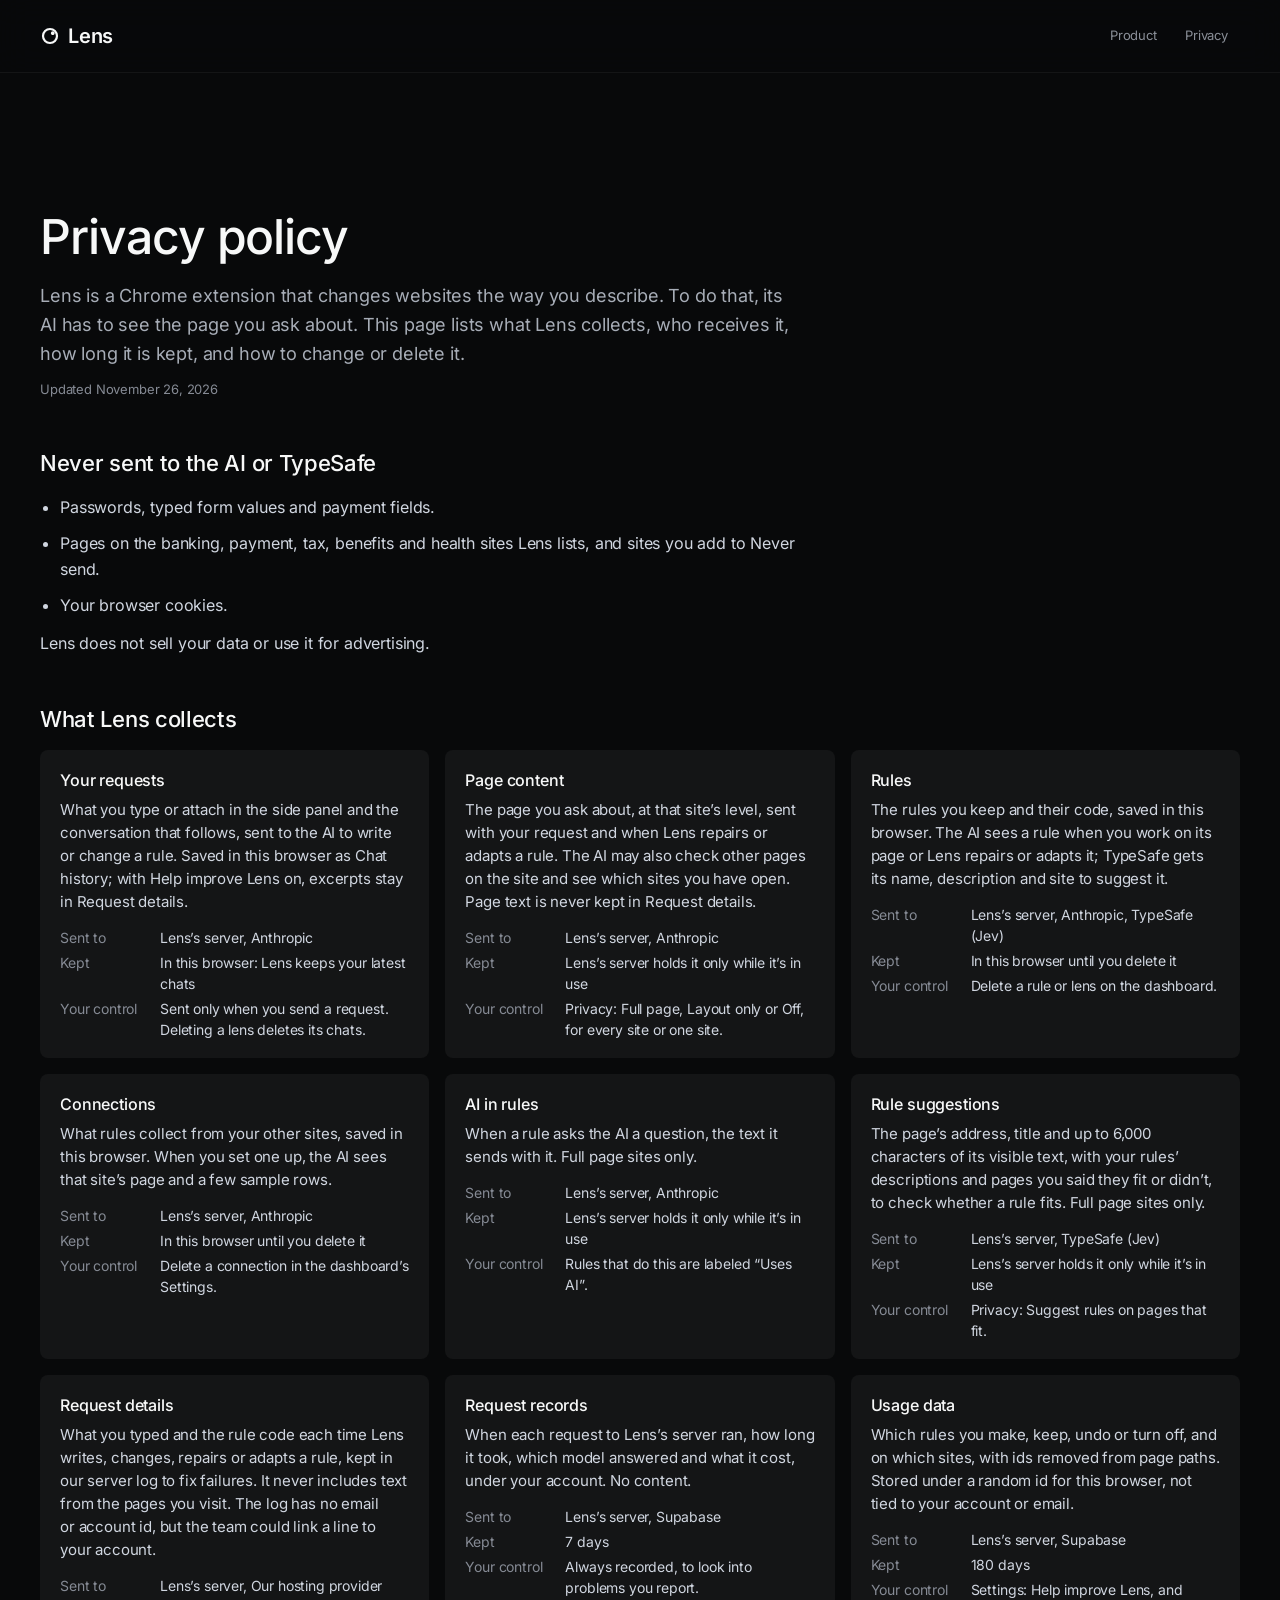
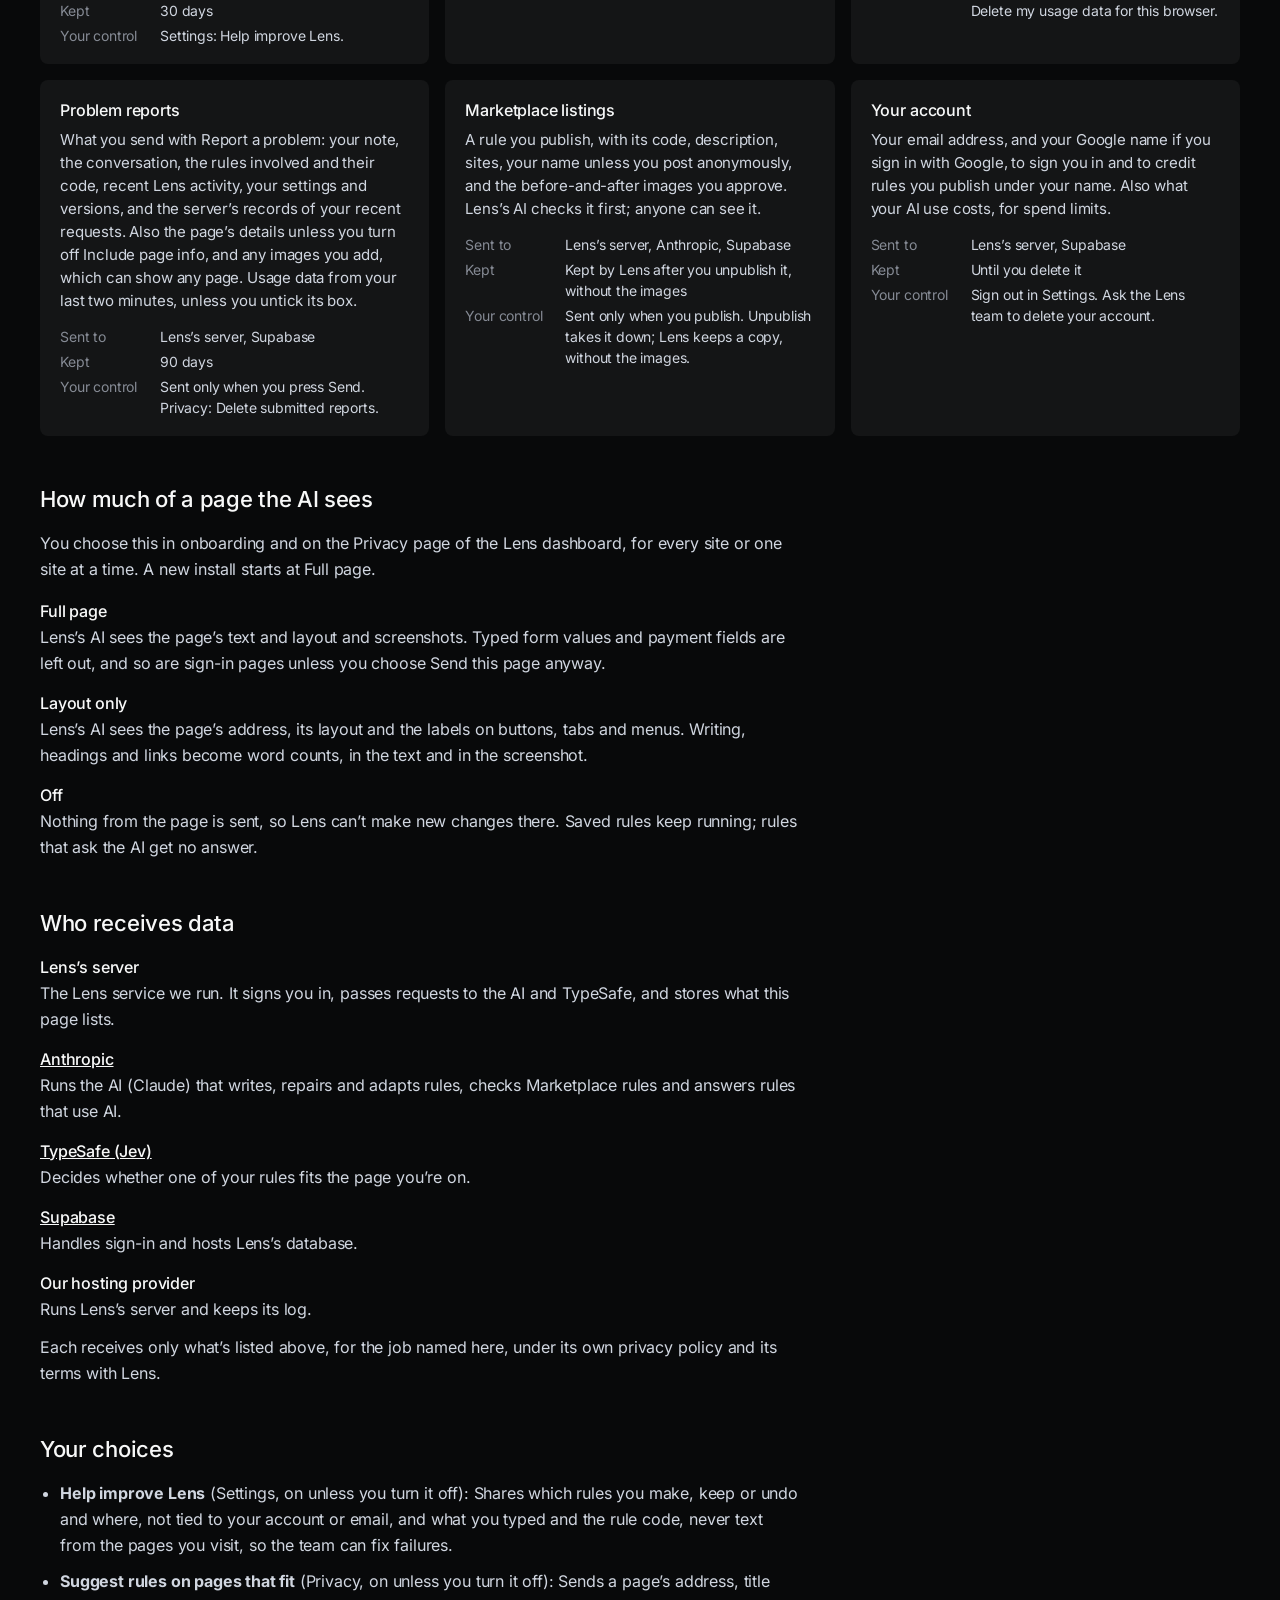
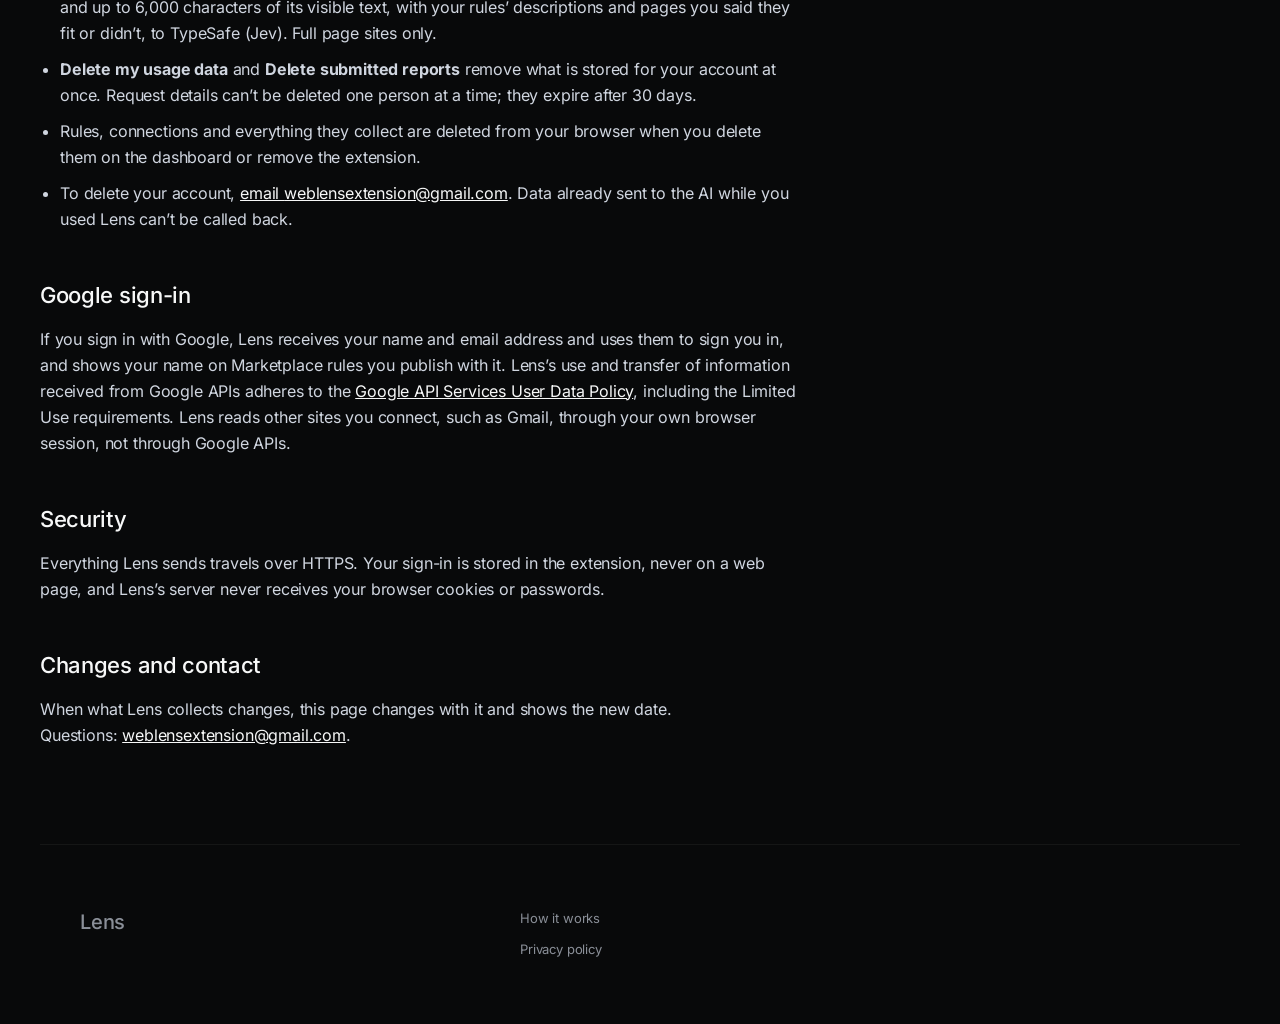
<file: privacy.html>
<!DOCTYPE html><html lang="en"><head><meta charSet="utf-8"/><link rel="preconnect" href="/" crossorigin=""/><meta name="viewport" content="width=device-width, initial-scale=1"/><link rel="stylesheet" href="/_next/static/chunks/2yo7gw12f5nrh.css" data-precedence="next"/><link rel="stylesheet" href="/_next/static/chunks/36nnzk05hc1ji.css" data-precedence="next"/><link rel="stylesheet" href="/_next/static/chunks/2ghy97ehlveu3.css" data-precedence="next"/><link rel="preload" as="script" fetchPriority="low" href="/_next/static/chunks/07n3tb8tokjk_.js"/><script src="/_next/static/chunks/3xn_dxahm845-.js" async=""></script><script src="/_next/static/chunks/0lpjw2pwrqbo1.js" async=""></script><script src="/_next/static/chunks/29ecjfc7roydn.js" async=""></script><script src="/_next/static/chunks/turbopack-2u1d16houkiyo.js" async=""></script><script src="/_next/static/chunks/00nbiy5h-75hc.js" async=""></script><script src="/_next/static/chunks/0j11wc70zxwvn.js" async=""></script><meta name="next-size-adjust" content=""/><meta name="theme-color" content="#08090a"/><meta name="color-scheme" content="dark"/><title>Privacy policy · Lens</title><meta name="description" content="What the Lens Chrome extension collects, who receives it, how long it is kept and how to change or delete it."/><link rel="icon" href="/ui/brand/lens-mark.svg"/><script src="/_next/static/chunks/0cz1d0mv5g_q7.js" noModule=""></script></head><body class="lens-website"><div hidden=""><!--$--><!--/$--></div><a class="skip-link" href="#content">Skip to content</a><header class="site-header"><a class="brand" href="/" translate="no"><span class="brand-mark" style="mask-image:url(/ui/brand/lens-logo.svg)"></span>Lens</a><nav class="site-nav" aria-label="Main"><ul><li><a class="nav-link" href="/#how-it-works">Product</a></li><li><a class="nav-link" href="/privacy">Privacy</a></li></ul><span class="nav-divider" aria-hidden="true"></span></nav></header><main id="content" class="landing policy"><header class="policy-head"><h1>Privacy policy</h1><p class="policy-lead">Lens is a Chrome extension that changes websites the way you describe. To do that, its AI has to see the page you ask about. This page lists what Lens collects, who receives it, how long it is kept, and how to change or delete it.</p><p class="policy-updated">Updated <!-- -->November 26, 2026</p></header><section class="policy-section" aria-labelledby="never-title"><h2 id="never-title">Never sent to the AI or TypeSafe</h2><ul class="policy-list"><li>Passwords, typed form values and payment fields<!-- -->.</li><li>Pages on the banking, payment, tax, benefits and health sites Lens lists, and sites you add to Never send<!-- -->.</li><li>Your browser cookies<!-- -->.</li></ul><p>Lens does not sell your data or use it for advertising.</p></section><section class="policy-section" aria-labelledby="collects-title"><h2 id="collects-title">What Lens collects</h2><ul class="policy-types"><li class="policy-type"><h3>Your requests</h3><p>What you type or attach in the side panel and the conversation that follows, sent to the AI to write or change a rule. Saved in this browser as Chat history; with Help improve Lens on, excerpts stay in Request details.</p><dl><div><dt>Sent to</dt><dd>Lens’s server, Anthropic</dd></div><div><dt>Kept</dt><dd>In this browser: Lens keeps your latest chats</dd></div><div><dt>Your control</dt><dd>Sent only when you send a request. Deleting a lens deletes its chats.</dd></div></dl></li><li class="policy-type"><h3>Page content</h3><p>The page you ask about, at that site’s level, sent with your request and when Lens repairs or adapts a rule. The AI may also check other pages on the site and see which sites you have open. Page text is never kept in Request details.</p><dl><div><dt>Sent to</dt><dd>Lens’s server, Anthropic</dd></div><div><dt>Kept</dt><dd>Lens’s server holds it only while it’s in use</dd></div><div><dt>Your control</dt><dd>Privacy: Full page, Layout only or Off, for every site or one site.</dd></div></dl></li><li class="policy-type"><h3>Rules</h3><p>The rules you keep and their code, saved in this browser. The AI sees a rule when you work on its page or Lens repairs or adapts it; TypeSafe gets its name, description and site to suggest it.</p><dl><div><dt>Sent to</dt><dd>Lens’s server, Anthropic, TypeSafe (Jev)</dd></div><div><dt>Kept</dt><dd>In this browser until you delete it</dd></div><div><dt>Your control</dt><dd>Delete a rule or lens on the dashboard.</dd></div></dl></li><li class="policy-type"><h3>Connections</h3><p>What rules collect from your other sites, saved in this browser. When you set one up, the AI sees that site’s page and a few sample rows.</p><dl><div><dt>Sent to</dt><dd>Lens’s server, Anthropic</dd></div><div><dt>Kept</dt><dd>In this browser until you delete it</dd></div><div><dt>Your control</dt><dd>Delete a connection in the dashboard’s Settings.</dd></div></dl></li><li class="policy-type"><h3>AI in rules</h3><p>When a rule asks the AI a question, the text it sends with it. Full page sites only.</p><dl><div><dt>Sent to</dt><dd>Lens’s server, Anthropic</dd></div><div><dt>Kept</dt><dd>Lens’s server holds it only while it’s in use</dd></div><div><dt>Your control</dt><dd>Rules that do this are labeled “Uses AI”.</dd></div></dl></li><li class="policy-type"><h3>Rule suggestions</h3><p>The page’s address, title and up to 6,000 characters of its visible text, with your rules’ descriptions and pages you said they fit or didn’t, to check whether a rule fits. Full page sites only.</p><dl><div><dt>Sent to</dt><dd>Lens’s server, TypeSafe (Jev)</dd></div><div><dt>Kept</dt><dd>Lens’s server holds it only while it’s in use</dd></div><div><dt>Your control</dt><dd>Privacy: Suggest rules on pages that fit.</dd></div></dl></li><li class="policy-type"><h3>Request details</h3><p>What you typed and the rule code each time Lens writes, changes, repairs or adapts a rule, kept in our server log to fix failures. It never includes text from the pages you visit. The log has no email or account id, but the team could link a line to your account.</p><dl><div><dt>Sent to</dt><dd>Lens’s server, Our hosting provider</dd></div><div><dt>Kept</dt><dd>30 days</dd></div><div><dt>Your control</dt><dd>Settings: Help improve Lens.</dd></div></dl></li><li class="policy-type"><h3>Request records</h3><p>When each request to Lens’s server ran, how long it took, which model answered and what it cost, under your account. No content.</p><dl><div><dt>Sent to</dt><dd>Lens’s server, Supabase</dd></div><div><dt>Kept</dt><dd>7 days</dd></div><div><dt>Your control</dt><dd>Always recorded, to look into problems you report.</dd></div></dl></li><li class="policy-type"><h3>Usage data</h3><p>Which rules you make, keep, undo or turn off, and on which sites, with ids removed from page paths. Stored under a random id for this browser, not tied to your account or email.</p><dl><div><dt>Sent to</dt><dd>Lens’s server, Supabase</dd></div><div><dt>Kept</dt><dd>180 days</dd></div><div><dt>Your control</dt><dd>Settings: Help improve Lens, and Delete my usage data for this browser.</dd></div></dl></li><li class="policy-type"><h3>Problem reports</h3><p>What you send with Report a problem: your note, the conversation, the rules involved and their code, recent Lens activity, your settings and versions, and the server’s records of your recent requests. Also the page’s details unless you turn off Include page info, and any images you add, which can show any page. Usage data from your last two minutes, unless you untick its box.</p><dl><div><dt>Sent to</dt><dd>Lens’s server, Supabase</dd></div><div><dt>Kept</dt><dd>90 days</dd></div><div><dt>Your control</dt><dd>Sent only when you press Send. Privacy: Delete submitted reports.</dd></div></dl></li><li class="policy-type"><h3>Marketplace listings</h3><p>A rule you publish, with its code, description, sites, your name unless you post anonymously, and the before-and-after images you approve. Lens’s AI checks it first; anyone can see it.</p><dl><div><dt>Sent to</dt><dd>Lens’s server, Anthropic, Supabase</dd></div><div><dt>Kept</dt><dd>Kept by Lens after you unpublish it, without the images</dd></div><div><dt>Your control</dt><dd>Sent only when you publish. Unpublish takes it down; Lens keeps a copy, without the images.</dd></div></dl></li><li class="policy-type"><h3>Your account</h3><p>Your email address, and your Google name if you sign in with Google, to sign you in and to credit rules you publish under your name. Also what your AI use costs, for spend limits.</p><dl><div><dt>Sent to</dt><dd>Lens’s server, Supabase</dd></div><div><dt>Kept</dt><dd>Until you delete it</dd></div><div><dt>Your control</dt><dd>Sign out in Settings. Ask the Lens team to delete your account.</dd></div></dl></li></ul></section><section class="policy-section" aria-labelledby="levels-title"><h2 id="levels-title">How much of a page the AI sees</h2><p>You choose this in onboarding and on the Privacy page of the Lens dashboard, for every site or one site at a time. A new install starts at <!-- -->Full page<!-- -->.</p><dl class="policy-levels"><div><dt>Full page</dt><dd>Lens’s AI sees the page’s text and layout and screenshots. Typed form values and payment fields are left out, and so are sign-in pages unless you choose Send this page anyway.</dd></div><div><dt>Layout only</dt><dd>Lens’s AI sees the page’s address, its layout and the labels on buttons, tabs and menus. Writing, headings and links become word counts, in the text and in the screenshot.</dd></div><div><dt>Off</dt><dd>Nothing from the page is sent, so Lens can’t make new changes there. Saved rules keep running; rules that ask the AI get no answer.</dd></div></dl></section><section class="policy-section" aria-labelledby="who-title"><h2 id="who-title">Who receives data</h2><dl class="policy-levels"><div><dt>Lens’s server</dt><dd>The Lens service we run. It signs you in, passes requests to the AI and TypeSafe, and stores what this page lists.</dd></div><div><dt><a href="https://www.anthropic.com/legal/privacy">Anthropic</a></dt><dd>Runs the AI (Claude) that writes, repairs and adapts rules, checks Marketplace rules and answers rules that use AI.</dd></div><div><dt><a href="https://typesafe.ai">TypeSafe (Jev)</a></dt><dd>Decides whether one of your rules fits the page you’re on.</dd></div><div><dt><a href="https://supabase.com/privacy">Supabase</a></dt><dd>Handles sign-in and hosts Lens’s database.</dd></div><div><dt>Our hosting provider</dt><dd>Runs Lens’s server and keeps its log.</dd></div></dl><p>Each receives only what’s listed above, for the job named here, under its own privacy policy and its terms with Lens.</p></section><section class="policy-section" aria-labelledby="choices-title"><h2 id="choices-title">Your choices</h2><ul class="policy-list"><li><strong>Help improve Lens</strong> (Settings, on unless you turn it off): <!-- -->Shares which rules you make, keep or undo and where, not tied to your account or email, and what you typed and the rule code, never text from the pages you visit, so the team can fix failures.</li><li><strong>Suggest rules on pages that fit</strong> (Privacy, on unless you turn it off): <!-- -->Sends a page’s address, title and up to 6,000 characters of its visible text, with your rules’ descriptions and pages you said they fit or didn’t, to TypeSafe (Jev). Full page sites only.</li><li><strong>Delete my usage data</strong> and <strong>Delete submitted reports</strong> <!-- -->remove what is stored for your account at once. Request details can’t be deleted one person at a time; they expire after <!-- -->30<!-- --> days.</li><li>Rules, connections and everything they collect are deleted from your browser when you delete them on the dashboard or remove the extension.</li><li>To delete your account,<!-- --> <a href="mailto:weblensextension@gmail.com">email <!-- -->weblensextension@gmail.com</a>. Data already sent to the AI while you used Lens can’t be called back.</li></ul></section><section class="policy-section" aria-labelledby="google-title"><h2 id="google-title">Google sign-in</h2><p>If you sign in with Google, Lens receives your name and email address and uses them to sign you in, and shows your name on Marketplace rules you publish with it. Lens’s use and transfer of information received from Google APIs adheres to the<!-- --> <a href="https://developers.google.com/terms/api-services-user-data-policy">Google API Services User Data Policy</a>, including the Limited Use requirements. Lens reads other sites you connect, such as Gmail, through your own browser session, not through Google APIs.</p></section><section class="policy-section" aria-labelledby="security-title"><h2 id="security-title">Security</h2><p>Everything Lens sends travels over HTTPS. Your sign-in is stored in the extension, never on a web page, and Lens’s server never receives your browser cookies or passwords.</p></section><section class="policy-section" aria-labelledby="contact-title"><h2 id="contact-title">Changes and contact</h2><p>When what Lens collects changes, this page changes with it and shows the new date.<!-- --> <!-- -->Questions: <a href="mailto:weblensextension@gmail.com">weblensextension@gmail.com</a>.</p></section><footer class="landing-footer"><a class="brand" href="/">Lens</a><nav aria-label="Product links"><a href="/#how-it-works">How it works</a><a href="/privacy">Privacy policy</a></nav></footer></main><!--$--><!--/$--><script id="_R_">(globalThis["TURBOPACK"] || (globalThis["TURBOPACK"] = [])).push({"otherChunks":["static/chunks/07n3tb8tokjk_.js","static/chunks/3xn_dxahm845-.js","static/chunks/0lpjw2pwrqbo1.js","static/chunks/29ecjfc7roydn.js"],"runtimeModuleIds":[43210]});</script><script src="/_next/static/chunks/07n3tb8tokjk_.js" async=""></script><script>(self.__next_f=self.__next_f||[]).push([0])</script><script>self.__next_f.push([1,"1:\"$Sreact.fragment\"\n2:\"/_next/static/chunks/00nbiy5h-75hc.js\"\n3:I[53473,[\"$2\"],\"default\"]\n4:I[83680,[\"$2\"],\"default\"]\n1f:\"ViewportBoundary\"\n20:I[30419,[\"$2\"],\"$1f\"]\n22:\"MetadataBoundary\"\n23:I[30419,[\"$2\"],\"$22\"]\n24:\"$Sreact.suspense\"\n26:I[971,[\"$2\"],\"default\",1]\n:HL[\"/_next/static/chunks/2yo7gw12f5nrh.css\",\"style\"]\n:HC[\"/\",\"\"]\n:HL[\"/_next/static/chunks/36nnzk05hc1ji.css\",\"style\"]\n:HL[\"/_next/static/chunks/2ghy97ehlveu3.css\",\"style\"]\n6:X\n"])</script><script>self.__next_f.push([1,"7:[[\"children\",{\"s\":\"__PAGE__\",\"h\":512,\"d\":{\"r\":[\"$\",\"$1\",\"c\",{\"children\":[[[\"$\",\"header\",null,{\"className\":\"site-header\",\"children\":[[\"$\",\"a\",null,{\"className\":\"brand\",\"href\":\"/\",\"translate\":\"no\",\"children\":[[\"$\",\"span\",null,{\"className\":\"brand-mark\",\"style\":{\"maskImage\":\"url(/ui/brand/lens-logo.svg)\"}}],\"Lens\"]}],[\"$\",\"nav\",null,{\"className\":\"site-nav\",\"aria-label\":\"Main\",\"children\":[[[\"$\",\"ul\",null,{\"children\":[[\"$\",\"li\",\"/#how-it-works\",{\"children\":[\"$\",\"a\",null,{\"className\":\"nav-link\",\"href\":\"/#how-it-works\",\"children\":\"Product\"}]}],[\"$\",\"li\",\"/privacy\",{\"children\":[\"$\",\"a\",null,{\"className\":\"nav-link\",\"href\":\"/privacy\",\"children\":\"Privacy\"}]}]]}],[\"$\",\"span\",null,{\"className\":\"nav-divider\",\"aria-hidden\":\"true\"}]],null]}]]}],[\"$\",\"main\",null,{\"id\":\"content\",\"className\":\"landing policy\",\"children\":[[\"$\",\"header\",null,{\"className\":\"policy-head\",\"children\":[[\"$\",\"h1\",null,{\"children\":\"Privacy policy\"}],[\"$\",\"p\",null,{\"className\":\"policy-lead\",\"children\":\"Lens is a Chrome extension that changes websites the way you describe. To do that, its AI has to see the page you ask about. This page lists what Lens collects, who receives it, how long it is kept, and how to change or delete it.\"}],[\"$\",\"p\",null,{\"className\":\"policy-updated\",\"children\":[\"Updated \",\"November 26, 2026\"]}]]}],[\"$\",\"section\",null,{\"className\":\"policy-section\",\"aria-labelledby\":\"never-title\",\"children\":[[\"$\",\"h2\",null,{\"id\":\"never-title\",\"children\":\"Never sent to the AI or TypeSafe\"}],[\"$\",\"ul\",null,{\"className\":\"policy-list\",\"children\":[[\"$\",\"li\",\"Passwords, typed form values and payment fields\",{\"children\":[\"Passwords, typed form values and payment fields\",\".\"]}],[\"$\",\"li\",\"Pages on the banking, payment, tax, benefits and health sites Lens lists, and sites you add to Never send\",{\"children\":[\"Pages on the banking, payment, tax, benefits and health sites Lens lists, and sites you add to Never send\",\".\"]}],[\"$\",\"li\",\"Your browser cookies\",{\"children\":[\"Your browser cookies\",\".\"]}]]}],[\"$\",\"p\",null,{\"children\":\"Lens does not sell your data or use it for advertising.\"}]]}],[\"$\",\"section\",null,{\"className\":\"policy-section\",\"aria-labelledby\":\"collects-title\",\"children\":[[\"$\",\"h2\",null,{\"id\":\"collects-title\",\"children\":\"What Lens collects\"}],[\"$\",\"ul\",null,{\"className\":\"policy-types\",\"children\":[[\"$\",\"li\",\"requests\",{\"className\":\"policy-type\",\"children\":[[\"$\",\"h3\",null,{\"children\":\"Your requests\"}],[\"$\",\"p\",null,{\"children\":\"What you type or attach in the side panel and the conversation that follows, sent to the AI to write or change a rule. Saved in this browser as Chat history; with Help improve Lens on, excerpts stay in Request details.\"}],\"$L8\"]}],\"$L9\",\"$La\",\"$Lb\",\"$Lc\",\"$Ld\",\"$Le\",\"$Lf\",\"$L10\",\"$L11\",\"$L12\",\"$L13\"]}]]}],\"$L14\",\"$L15\",\"$L16\",\"$L17\",\"$L18\",\"$L19\",\"$L1a\"]}]],[\"$L1b\",\"$L1c\",\"$L1d\"],\"$L1e\"]}],\"p\":false,\"v\":null}}]]\n"])</script><script>self.__next_f.push([1,"5:[[\"children\",{\"s\":\"privacy\",\"h\":512,\"d\":{\"r\":[\"$\",\"$1\",\"c\",{\"children\":[null,[\"$\",\"$L3\",null,{\"parallelRouterKey\":\"children\",\"error\":\"$undefined\",\"errorStyles\":\"$undefined\",\"errorScripts\":\"$undefined\",\"template\":[\"$\",\"$L4\",null,{}],\"templateStyles\":\"$undefined\",\"templateScripts\":\"$undefined\",\"notFound\":\"$undefined\",\"forbidden\":\"$undefined\",\"unauthorized\":\"$undefined\"}]]}],\"p\":false,\"v\":\"$6\"},\"c\":\"$Q7\"}]]\n"])</script><script>self.__next_f.push([1,"0:{\"P\":null,\"c\":[\"\",\"privacy\"],\"q\":\"\",\"i\":false,\"t\":{\"t\":{\"s\":\"\",\"h\":528,\"d\":{\"r\":[\"$\",\"$1\",\"c\",{\"children\":[[[\"$\",\"link\",\"0\",{\"rel\":\"stylesheet\",\"href\":\"/_next/static/chunks/2yo7gw12f5nrh.css\",\"precedence\":\"next\",\"crossOrigin\":\"$undefined\",\"nonce\":\"$undefined\"}],[\"$\",\"script\",\"script-0\",{\"src\":\"/_next/static/chunks/00nbiy5h-75hc.js\",\"async\":true,\"nonce\":\"$undefined\"}]],[\"$\",\"html\",null,{\"lang\":\"en\",\"children\":[\"$\",\"body\",null,{\"className\":\"lens-website\",\"children\":[[\"$\",\"a\",null,{\"className\":\"skip-link\",\"href\":\"#content\",\"children\":\"Skip to content\"}],[\"$\",\"$L3\",null,{\"parallelRouterKey\":\"children\",\"error\":\"$undefined\",\"errorStyles\":\"$undefined\",\"errorScripts\":\"$undefined\",\"template\":[\"$\",\"$L4\",null,{}],\"templateStyles\":\"$undefined\",\"templateScripts\":\"$undefined\",\"notFound\":[[[\"$\",\"title\",null,{\"children\":\"404: This page could not be found.\"}],[\"$\",\"div\",null,{\"style\":{\"fontFamily\":\"system-ui,\\\"Segoe UI\\\",Roboto,Helvetica,Arial,sans-serif,\\\"Apple Color Emoji\\\",\\\"Segoe UI Emoji\\\"\",\"height\":\"100vh\",\"textAlign\":\"center\",\"display\":\"flex\",\"flexDirection\":\"column\",\"alignItems\":\"center\",\"justifyContent\":\"center\"},\"children\":[\"$\",\"div\",null,{\"children\":[[\"$\",\"style\",null,{\"dangerouslySetInnerHTML\":{\"__html\":\"body{color:#000;background:#fff;margin:0}.next-error-h1{border-right:1px solid rgba(0,0,0,.3)}@media (prefers-color-scheme:dark){body{color:#fff;background:#000}.next-error-h1{border-right:1px solid rgba(255,255,255,.3)}}\"}}],[\"$\",\"h1\",null,{\"className\":\"next-error-h1\",\"style\":{\"display\":\"inline-block\",\"margin\":\"0 20px 0 0\",\"padding\":\"0 23px 0 0\",\"fontSize\":24,\"fontWeight\":500,\"verticalAlign\":\"top\",\"lineHeight\":\"49px\"},\"children\":404}],[\"$\",\"div\",null,{\"style\":{\"display\":\"inline-block\"},\"children\":[\"$\",\"h2\",null,{\"style\":{\"fontSize\":14,\"fontWeight\":400,\"lineHeight\":\"49px\",\"margin\":0},\"children\":\"This page could not be found.\"}]}]]}]}]],[]],\"forbidden\":\"$undefined\",\"unauthorized\":\"$undefined\"}]]}]}]]}],\"p\":false,\"v\":null},\"c\":\"$Q5\"},\"h\":{\"r\":[\"$\",\"$1\",\"h\",{\"children\":[null,[\"$\",\"$L20\",null,{\"children\":\"$L21\"}],[\"$\",\"$L23\",null,{\"children\":[[\"$\",\"div\",null,{\"hidden\":true,\"children\":[\"$\",\"$24\",null,{\"name\":\"Next.Metadata\",\"children\":\"$L25\"}]}],null]}],[\"$\",\"meta\",null,{\"name\":\"next-size-adjust\",\"content\":\"\"}]]}],\"p\":false,\"v\":null}},\"m\":\"$undefined\",\"G\":[\"$26\",[[\"$\",\"link\",\"0\",{\"rel\":\"stylesheet\",\"href\":\"/_next/static/chunks/2yo7gw12f5nrh.css\",\"precedence\":\"next\",\"crossOrigin\":\"$undefined\",\"nonce\":\"$undefined\"}]]],\"S\":true,\"r\":\"$undefined\",\"s\":\"$undefined\",\"a\":\"$undefined\",\"l\":\"$undefined\",\"p\":\"$undefined\",\"d\":\"$undefined\",\"b\":\"y3AHXoCDTFl9_nuRPZSS3\"}\n"])</script><script>self.__next_f.push([1,"27:\"/_next/static/chunks/0j11wc70zxwvn.js\"\n28:I[95001,[\"$2\",\"$27\"],\"\"]\n29:I[30419,[\"$2\"],\"OutletBoundary\"]\n6:C\n8:[\"$\",\"dl\",null,{\"children\":[[\"$\",\"div\",null,{\"children\":[[\"$\",\"dt\",null,{\"children\":\"Sent to\"}],[\"$\",\"dd\",null,{\"children\":\"Lens’s server, Anthropic\"}]]}],[\"$\",\"div\",null,{\"children\":[[\"$\",\"dt\",null,{\"children\":\"Kept\"}],[\"$\",\"dd\",null,{\"children\":\"In this browser: Lens keeps your latest chats\"}]]}],[\"$\",\"div\",null,{\"children\":[[\"$\",\"dt\",null,{\"children\":\"Your control\"}],[\"$\",\"dd\",null,{\"children\":\"Sent only when you send a request. Deleting a lens deletes its chats.\"}]]}]]}]\n9:[\"$\",\"li\",\"pageContent\",{\"className\":\"policy-type\",\"children\":[[\"$\",\"h3\",null,{\"children\":\"Page content\"}],[\"$\",\"p\",null,{\"children\":\"The page you ask about, at that site’s level, sent with your request and when Lens repairs or adapts a rule. The AI may also check other pages on the site and see which sites you have open. Page text is never kept in Request details.\"}],[\"$\",\"dl\",null,{\"children\":[[\"$\",\"div\",null,{\"children\":[[\"$\",\"dt\",null,{\"children\":\"Sent to\"}],[\"$\",\"dd\",null,{\"children\":\"Lens’s server, Anthropic\"}]]}],[\"$\",\"div\",null,{\"children\":[[\"$\",\"dt\",null,{\"children\":\"Kept\"}],[\"$\",\"dd\",null,{\"children\":\"Lens’s server holds it only while it’s in use\"}]]}],[\"$\",\"div\",null,{\"children\":[[\"$\",\"dt\",null,{\"children\":\"Your control\"}],[\"$\",\"dd\",null,{\"children\":\"Privacy: Full page, Layout only or Off, for every site or one site.\"}]]}]]}]]}]\na:[\"$\",\"li\",\"rules\",{\"className\":\"policy-type\",\"children\":[[\"$\",\"h3\",null,{\"children\":\"Rules\"}],[\"$\",\"p\",null,{\"children\":\"The rules you keep and their code, saved in this browser. The AI sees a rule when you work on its page or Lens repairs or adapts it; TypeSafe gets its name, description and site to suggest it.\"}],[\"$\",\"dl\",null,{\"children\":[[\"$\",\"div\",null,{\"children\":[[\"$\",\"dt\",null,{\"children\":\"Sent to\"}],[\"$\",\"dd\",null,{\"children\":\"Lens’s server, Anthropic, TypeSafe (Jev)\"}]]}],[\"$\",\"div\",null,{\"children\":[[\"$\",\"dt\",null,{\"children\":\"Kept\"}],[\"$\",\"dd\",null,{\"children\":\"In this browser until you delete it\"}]]}],[\"$\",\"div\",null,{\"children\":[[\"$\",\"dt\",null,{\"children\":\"Your control\"}],[\"$\",\"dd\",null,{\"children\":\"Delete a rule or lens on the dashboard.\"}]]}]]}]]}]\nb:[\"$\",\"li\",\"connections\",{\"className\":\"policy-type\",\"children\":[[\"$\",\"h3\",null,{\"children\":\"Connections\"}],[\"$\",\"p\",null,{\"children\":\"What rules collect from your other sites, saved in this browser. When you set one up, the AI sees that site’s page and a few sample rows.\"}],[\"$\",\"dl\",null,{\"children\":[[\"$\",\"div\",null,{\"children\":[[\"$\",\"dt\",null,{\"children\":\"Sent to\"}],[\"$\",\"dd\",null,{\"children\":\"Lens’s server, Anthropic\"}]]}],[\"$\",\"div\",null,{\"children\":[[\"$\",\"dt\",null,{\"children\":\"Kept\"}],[\"$\",\"dd\",null,{\"children\":\"In this browser until you delete it\"}]]}],[\"$\",\"div\",null,{\"children\":[[\"$\",\"dt\",null,{\"children\":\"Your control\"}],[\"$\",\"dd\",null,{\"children\":\"Delete a connection in the dashboard’s Settings.\"}]]}]]}]]}]\nc:[\"$\",\"li\",\"aiInRules\",{\"className\":\"policy-type\",\"children\":[[\"$\",\"h3\",null,{\"children\":\"AI in rules\"}],[\"$\",\"p\",null,{\"children\":\"When a rule asks the AI a question, the text it sends with it. Full page sites only.\"}],[\"$\",\"dl\",null,{\"children\":[[\"$\",\"div\",null,{\"children\":[[\"$\",\"dt\",null,{\"children\":\"Sent to\"}],[\"$\",\"dd\",null,{\"children\":\"Lens’s server, Anthropic\"}]]}],[\"$\",\"div\",null,{\"children\":[[\"$\",\"dt\",null,{\"children\":\"Kept\"}],[\"$\",\"dd\",null,{\"children\":\"Lens’s server holds it only while it’s in use\"}]]}],[\"$\",\"div\",null,{\"children\":[[\"$\",\"dt\",null,{\"children\":\"Your control\"}],[\"$\",\"dd\",null,{\"children\":\"Rules that do this are labeled “Uses AI”.\"}]]}]]}]]}]\nd:[\"$\",\"li\",\"suggestions\",{\"className\":\"policy-type\",\"children\":[[\"$\",\"h3\",null,{\"children\":\"Rule suggestions\"}],[\"$\",\"p\",null,{\"children\":\"The page’s address, title and up to 6,000 characters of its visible text, with your rules’ descriptions and pages you said they fit or didn’t, to check whether a rule fits. Full page sites only.\"}],[\"$\",\"dl\",null,{\"children\":[[\"$\",\"div\",null,{\"children\":[[\"$\",\"dt\",null,{\"children\":\"Sent to\"}]"])</script><script>self.__next_f.push([1,",[\"$\",\"dd\",null,{\"children\":\"Lens’s server, TypeSafe (Jev)\"}]]}],[\"$\",\"div\",null,{\"children\":[[\"$\",\"dt\",null,{\"children\":\"Kept\"}],[\"$\",\"dd\",null,{\"children\":\"Lens’s server holds it only while it’s in use\"}]]}],[\"$\",\"div\",null,{\"children\":[[\"$\",\"dt\",null,{\"children\":\"Your control\"}],[\"$\",\"dd\",null,{\"children\":\"Privacy: Suggest rules on pages that fit.\"}]]}]]}]]}]\ne:[\"$\",\"li\",\"requestDetails\",{\"className\":\"policy-type\",\"children\":[[\"$\",\"h3\",null,{\"children\":\"Request details\"}],[\"$\",\"p\",null,{\"children\":\"What you typed and the rule code each time Lens writes, changes, repairs or adapts a rule, kept in our server log to fix failures. It never includes text from the pages you visit. The log has no email or account id, but the team could link a line to your account.\"}],[\"$\",\"dl\",null,{\"children\":[[\"$\",\"div\",null,{\"children\":[[\"$\",\"dt\",null,{\"children\":\"Sent to\"}],[\"$\",\"dd\",null,{\"children\":\"Lens’s server, Our hosting provider\"}]]}],[\"$\",\"div\",null,{\"children\":[[\"$\",\"dt\",null,{\"children\":\"Kept\"}],[\"$\",\"dd\",null,{\"children\":\"30 days\"}]]}],[\"$\",\"div\",null,{\"children\":[[\"$\",\"dt\",null,{\"children\":\"Your control\"}],[\"$\",\"dd\",null,{\"children\":\"Settings: Help improve Lens.\"}]]}]]}]]}]\nf:[\"$\",\"li\",\"requestRecords\",{\"className\":\"policy-type\",\"children\":[[\"$\",\"h3\",null,{\"children\":\"Request records\"}],[\"$\",\"p\",null,{\"children\":\"When each request to Lens’s server ran, how long it took, which model answered and what it cost, under your account. No content.\"}],[\"$\",\"dl\",null,{\"children\":[[\"$\",\"div\",null,{\"children\":[[\"$\",\"dt\",null,{\"children\":\"Sent to\"}],[\"$\",\"dd\",null,{\"children\":\"Lens’s server, Supabase\"}]]}],[\"$\",\"div\",null,{\"children\":[[\"$\",\"dt\",null,{\"children\":\"Kept\"}],[\"$\",\"dd\",null,{\"children\":\"7 days\"}]]}],[\"$\",\"div\",null,{\"children\":[[\"$\",\"dt\",null,{\"children\":\"Your control\"}],[\"$\",\"dd\",null,{\"children\":\"Always recorded, to look into problems you report.\"}]]}]]}]]}]\n10:[\"$\",\"li\",\"usageData\",{\"className\":\"policy-type\",\"children\":[[\"$\",\"h3\",null,{\"children\":\"Usage data\"}],[\"$\",\"p\",null,{\"children\":\"Which rules you make, keep, undo or turn off, and on which sites, with ids removed from page paths. Stored under a random id for this browser, not tied to your account or email.\"}],[\"$\",\"dl\",null,{\"children\":[[\"$\",\"div\",null,{\"children\":[[\"$\",\"dt\",null,{\"children\":\"Sent to\"}],[\"$\",\"dd\",null,{\"children\":\"Lens’s server, Supabase\"}]]}],[\"$\",\"div\",null,{\"children\":[[\"$\",\"dt\",null,{\"children\":\"Kept\"}],[\"$\",\"dd\",null,{\"children\":\"180 days\"}]]}],[\"$\",\"div\",null,{\"children\":[[\"$\",\"dt\",null,{\"children\":\"Your control\"}],[\"$\",\"dd\",null,{\"children\":\"Settings: Help improve Lens, and Delete my usage data for this browser.\"}]]}]]}]]}]\n11:[\"$\",\"li\",\"problemReports\",{\"className\":\"policy-type\",\"children\":[[\"$\",\"h3\",null,{\"children\":\"Problem reports\"}],[\"$\",\"p\",null,{\"children\":\"What you send with Report a problem: your note, the conversation, the rules involved and their code, recent Lens activity, your settings and versions, and the server’s records of your recent requests. Also the page’s details unless you turn off Include page info, and any images you add, which can show any page. Usage data from your last two minutes, unless you untick its box.\"}],[\"$\",\"dl\",null,{\"children\":[[\"$\",\"div\",null,{\"children\":[[\"$\",\"dt\",null,{\"children\":\"Sent to\"}],[\"$\",\"dd\",null,{\"children\":\"Lens’s server, Supabase\"}]]}],[\"$\",\"div\",null,{\"children\":[[\"$\",\"dt\",null,{\"children\":\"Kept\"}],[\"$\",\"dd\",null,{\"children\":\"90 days\"}]]}],[\"$\",\"div\",null,{\"children\":[[\"$\",\"dt\",null,{\"children\":\"Your control\"}],[\"$\",\"dd\",null,{\"children\":\"Sent only when you press Send. Privacy: Delete submitted reports.\"}]]}]]}]]}]\n12:[\"$\",\"li\",\"listings\",{\"className\":\"policy-type\",\"children\":[[\"$\",\"h3\",null,{\"children\":\"Marketplace listings\"}],[\"$\",\"p\",null,{\"children\":\"A rule you publish, with its code, description, sites, your name unless you post anonymously, and the before-and-after images you approve. Lens’s AI checks it first; anyone can see it.\"}],[\"$\",\"dl\",null,{\"children\":[[\"$\",\"div\",null,{\"children\":[[\"$\",\"dt\",null,{\"children\":\"Sent to\"}],[\"$\",\"dd\",null,{\"children\":\"Lens’"])</script><script>self.__next_f.push([1,"s server, Anthropic, Supabase\"}]]}],[\"$\",\"div\",null,{\"children\":[[\"$\",\"dt\",null,{\"children\":\"Kept\"}],[\"$\",\"dd\",null,{\"children\":\"Kept by Lens after you unpublish it, without the images\"}]]}],[\"$\",\"div\",null,{\"children\":[[\"$\",\"dt\",null,{\"children\":\"Your control\"}],[\"$\",\"dd\",null,{\"children\":\"Sent only when you publish. Unpublish takes it down; Lens keeps a copy, without the images.\"}]]}]]}]]}]\n13:[\"$\",\"li\",\"account\",{\"className\":\"policy-type\",\"children\":[[\"$\",\"h3\",null,{\"children\":\"Your account\"}],[\"$\",\"p\",null,{\"children\":\"Your email address, and your Google name if you sign in with Google, to sign you in and to credit rules you publish under your name. Also what your AI use costs, for spend limits.\"}],[\"$\",\"dl\",null,{\"children\":[[\"$\",\"div\",null,{\"children\":[[\"$\",\"dt\",null,{\"children\":\"Sent to\"}],[\"$\",\"dd\",null,{\"children\":\"Lens’s server, Supabase\"}]]}],[\"$\",\"div\",null,{\"children\":[[\"$\",\"dt\",null,{\"children\":\"Kept\"}],[\"$\",\"dd\",null,{\"children\":\"Until you delete it\"}]]}],[\"$\",\"div\",null,{\"children\":[[\"$\",\"dt\",null,{\"children\":\"Your control\"}],[\"$\",\"dd\",null,{\"children\":\"Sign out in Settings. Ask the Lens team to delete your account.\"}]]}]]}]]}]\n14:[\"$\",\"section\",null,{\"className\":\"policy-section\",\"aria-labelledby\":\"levels-title\",\"children\":[[\"$\",\"h2\",null,{\"id\":\"levels-title\",\"children\":\"How much of a page the AI sees\"}],[\"$\",\"p\",null,{\"children\":[\"You choose this in onboarding and on the Privacy page of the Lens dashboard, for every site or one site at a time. A new install starts at \",\"Full page\",\".\"]}],[\"$\",\"dl\",null,{\"className\":\"policy-levels\",\"children\":[[\"$\",\"div\",\"Full page\",{\"children\":[[\"$\",\"dt\",null,{\"children\":\"Full page\"}],[\"$\",\"dd\",null,{\"children\":\"Lens’s AI sees the page’s text and layout and screenshots. Typed form values and payment fields are left out, and so are sign-in pages unless you choose Send this page anyway.\"}]]}],[\"$\",\"div\",\"Layout only\",{\"children\":[[\"$\",\"dt\",null,{\"children\":\"Layout only\"}],[\"$\",\"dd\",null,{\"children\":\"Lens’s AI sees the page’s address, its layout and the labels on buttons, tabs and menus. Writing, headings and links become word counts, in the text and in the screenshot.\"}]]}],[\"$\",\"div\",\"Off\",{\"children\":[[\"$\",\"dt\",null,{\"children\":\"Off\"}],[\"$\",\"dd\",null,{\"children\":\"Nothing from the page is sent, so Lens can’t make new changes there. Saved rules keep running; rules that ask the AI get no answer.\"}]]}]]}]]}]\n"])</script><script>self.__next_f.push([1,"15:[\"$\",\"section\",null,{\"className\":\"policy-section\",\"aria-labelledby\":\"who-title\",\"children\":[[\"$\",\"h2\",null,{\"id\":\"who-title\",\"children\":\"Who receives data\"}],[\"$\",\"dl\",null,{\"className\":\"policy-levels\",\"children\":[[\"$\",\"div\",\"Lens’s server\",{\"children\":[[\"$\",\"dt\",null,{\"children\":\"Lens’s server\"}],[\"$\",\"dd\",null,{\"children\":\"The Lens service we run. It signs you in, passes requests to the AI and TypeSafe, and stores what this page lists.\"}]]}],[\"$\",\"div\",\"Anthropic\",{\"children\":[[\"$\",\"dt\",null,{\"children\":[\"$\",\"a\",null,{\"href\":\"https://www.anthropic.com/legal/privacy\",\"children\":\"Anthropic\"}]}],[\"$\",\"dd\",null,{\"children\":\"Runs the AI (Claude) that writes, repairs and adapts rules, checks Marketplace rules and answers rules that use AI.\"}]]}],[\"$\",\"div\",\"TypeSafe (Jev)\",{\"children\":[[\"$\",\"dt\",null,{\"children\":[\"$\",\"a\",null,{\"href\":\"https://typesafe.ai\",\"children\":\"TypeSafe (Jev)\"}]}],[\"$\",\"dd\",null,{\"children\":\"Decides whether one of your rules fits the page you’re on.\"}]]}],[\"$\",\"div\",\"Supabase\",{\"children\":[[\"$\",\"dt\",null,{\"children\":[\"$\",\"a\",null,{\"href\":\"https://supabase.com/privacy\",\"children\":\"Supabase\"}]}],[\"$\",\"dd\",null,{\"children\":\"Handles sign-in and hosts Lens’s database.\"}]]}],[\"$\",\"div\",\"Our hosting provider\",{\"children\":[[\"$\",\"dt\",null,{\"children\":\"Our hosting provider\"}],[\"$\",\"dd\",null,{\"children\":\"Runs Lens’s server and keeps its log.\"}]]}]]}],[\"$\",\"p\",null,{\"children\":\"Each receives only what’s listed above, for the job named here, under its own privacy policy and its terms with Lens.\"}]]}]\n"])</script><script>self.__next_f.push([1,"16:[\"$\",\"section\",null,{\"className\":\"policy-section\",\"aria-labelledby\":\"choices-title\",\"children\":[[\"$\",\"h2\",null,{\"id\":\"choices-title\",\"children\":\"Your choices\"}],[\"$\",\"ul\",null,{\"className\":\"policy-list\",\"children\":[[\"$\",\"li\",null,{\"children\":[[\"$\",\"strong\",null,{\"children\":\"Help improve Lens\"}],\" (Settings, on unless you turn it off): \",\"Shares which rules you make, keep or undo and where, not tied to your account or email, and what you typed and the rule code, never text from the pages you visit, so the team can fix failures.\"]}],[\"$\",\"li\",null,{\"children\":[[\"$\",\"strong\",null,{\"children\":\"Suggest rules on pages that fit\"}],\" (Privacy, on unless you turn it off): \",\"Sends a page’s address, title and up to 6,000 characters of its visible text, with your rules’ descriptions and pages you said they fit or didn’t, to TypeSafe (Jev). Full page sites only.\"]}],[\"$\",\"li\",null,{\"children\":[[\"$\",\"strong\",null,{\"children\":\"Delete my usage data\"}],\" and \",[\"$\",\"strong\",null,{\"children\":\"Delete submitted reports\"}],\" \",\"remove what is stored for your account at once. Request details can’t be deleted one person at a time; they expire after \",30,\" days.\"]}],[\"$\",\"li\",null,{\"children\":\"Rules, connections and everything they collect are deleted from your browser when you delete them on the dashboard or remove the extension.\"}],[\"$\",\"li\",null,{\"children\":[\"To delete your account,\",\" \",[\"$\",\"a\",null,{\"href\":\"mailto:weblensextension@gmail.com\",\"children\":[\"email \",\"weblensextension@gmail.com\"]}],\". Data already sent to the AI while you used Lens can’t be called back.\"]}]]}]]}]\n"])</script><script>self.__next_f.push([1,"17:[\"$\",\"section\",null,{\"className\":\"policy-section\",\"aria-labelledby\":\"google-title\",\"children\":[[\"$\",\"h2\",null,{\"id\":\"google-title\",\"children\":\"Google sign-in\"}],[\"$\",\"p\",null,{\"children\":[\"If you sign in with Google, Lens receives your name and email address and uses them to sign you in, and shows your name on Marketplace rules you publish with it. Lens’s use and transfer of information received from Google APIs adheres to the\",\" \",[\"$\",\"a\",null,{\"href\":\"https://developers.google.com/terms/api-services-user-data-policy\",\"children\":\"Google API Services User Data Policy\"}],\", including the Limited Use requirements. Lens reads other sites you connect, such as Gmail, through your own browser session, not through Google APIs.\"]}]]}]\n18:[\"$\",\"section\",null,{\"className\":\"policy-section\",\"aria-labelledby\":\"security-title\",\"children\":[[\"$\",\"h2\",null,{\"id\":\"security-title\",\"children\":\"Security\"}],[\"$\",\"p\",null,{\"children\":\"Everything Lens sends travels over HTTPS. Your sign-in is stored in the extension, never on a web page, and Lens’s server never receives your browser cookies or passwords.\"}]]}]\n19:[\"$\",\"section\",null,{\"className\":\"policy-section\",\"aria-labelledby\":\"contact-title\",\"children\":[[\"$\",\"h2\",null,{\"id\":\"contact-title\",\"children\":\"Changes and contact\"}],[\"$\",\"p\",null,{\"children\":[\"When what Lens collects changes, this page changes with it and shows the new date.\",\" \",[\"Questions: \",[\"$\",\"a\",null,{\"href\":\"mailto:weblensextension@gmail.com\",\"children\":\"weblensextension@gmail.com\"}],\".\"]]}]]}]\n1a:[\"$\",\"footer\",null,{\"className\":\"landing-footer\",\"children\":[[\"$\",\"$L28\",null,{\"className\":\"brand\",\"href\":\"/\",\"children\":\"Lens\"}],[\"$\",\"nav\",null,{\"aria-label\":\"Product links\",\"children\":[[\"$\",\"$L28\",null,{\"href\":\"/#how-it-works\",\"children\":\"How it works\"}],[\"$\",\"$L28\",null,{\"href\":\"/privacy\",\"children\":\"Privacy policy\"}]]}]]}]\n1b:[\"$\",\"link\",\"0\",{\"rel\":\"stylesheet\",\"href\":\"/_next/static/chunks/36nnzk05hc1ji.css\",\"precedence\":\"next\",\"crossOrigin\":\"$undefined\",\"nonce\":\"$undefined\"}]\n1c:[\"$\",\"link\",\"1\",{\"rel\":\"stylesheet\",\"href\":\"/_next/static/chunks/2ghy97ehlveu3.css\",\"precedence\":\"next\",\"crossOrigin\":\"$undefined\",\"nonce\":\"$undefined\"}]\n1d:[\"$\",\"script\",\"script-0\",{\"src\":\"/_next/static/chunks/0j11wc70zxwvn.js\",\"async\":true,\"nonce\":\"$undefined\"}]\n1e:[\"$\",\"$L29\",null,{\"children\":[\"$\",\"$24\",null,{\"name\":\"Next.MetadataOutlet\",\"children\":\"$@2a\"}]}]\n"])</script><script>self.__next_f.push([1,"21:[[\"$\",\"meta\",\"0\",{\"charSet\":\"utf-8\"}],[\"$\",\"meta\",\"1\",{\"name\":\"viewport\",\"content\":\"width=device-width, initial-scale=1\"}],[\"$\",\"meta\",\"2\",{\"name\":\"theme-color\",\"content\":\"#08090a\"}],[\"$\",\"meta\",\"3\",{\"name\":\"color-scheme\",\"content\":\"dark\"}]]\n"])</script><script>self.__next_f.push([1,"2b:I[50234,[\"$2\"],\"IconMark\"]\n25:[[\"$\",\"title\",\"0\",{\"children\":\"Privacy policy · Lens\"}],[\"$\",\"meta\",\"1\",{\"name\":\"description\",\"content\":\"What the Lens Chrome extension collects, who receives it, how long it is kept and how to change or delete it.\"}],[\"$\",\"link\",\"2\",{\"rel\":\"icon\",\"href\":\"/ui/brand/lens-mark.svg\"}],[\"$\",\"$L2b\",\"3\",{}]]\n2a:null\n"])</script></body></html>
</file>
<file: _next/static/chunks/2yo7gw12f5nrh.css>
@font-face{font-family:Inter Variable;font-style:normal;font-display:swap;font-weight:100 900;src:url(../media/inter-cyrillic-ext-wght-normal.20g3-bbbhdq0_.woff2)format("woff2-variations");unicode-range:U+460-52F,U+1C80-1C8A,U+20B4,U+2DE0-2DFF,U+A640-A69F,U+FE2E-FE2F}@font-face{font-family:Inter Variable;font-style:normal;font-display:swap;font-weight:100 900;src:url(../media/inter-cyrillic-wght-normal.2cxlyxah-fd35.woff2)format("woff2-variations");unicode-range:U+301,U+400-45F,U+490-491,U+4B0-4B1,U+2116}@font-face{font-family:Inter Variable;font-style:normal;font-display:swap;font-weight:100 900;src:url(../media/inter-greek-ext-wght-normal.0mkxydxl0e43d.woff2)format("woff2-variations");unicode-range:U+1F??}@font-face{font-family:Inter Variable;font-style:normal;font-display:swap;font-weight:100 900;src:url(../media/inter-greek-wght-normal.1rx9vjatjkdar.woff2)format("woff2-variations");unicode-range:U+370-377,U+37A-37F,U+384-38A,U+38C,U+38E-3A1,U+3A3-3FF}@font-face{font-family:Inter Variable;font-style:normal;font-display:swap;font-weight:100 900;src:url(../media/inter-vietnamese-wght-normal.2kcj5i_8uff48.woff2)format("woff2-variations");unicode-range:U+102-103,U+110-111,U+128-129,U+168-169,U+1A0-1A1,U+1AF-1B0,U+300-301,U+303-304,U+308-309,U+323,U+329,U+1EA0-1EF9,U+20AB}@font-face{font-family:Inter Variable;font-style:normal;font-display:swap;font-weight:100 900;src:url(../media/inter-latin-ext-wght-normal.3gdi_th3seg1n.woff2)format("woff2-variations");unicode-range:U+100-2BA,U+2BD-2C5,U+2C7-2CC,U+2CE-2D7,U+2DD-2FF,U+304,U+308,U+329,U+1D00-1DBF,U+1E00-1E9F,U+1EF2-1EFF,U+2020,U+20A0-20AB,U+20AD-20C0,U+2113,U+2C60-2C7F,U+A720-A7FF}@font-face{font-family:Inter Variable;font-style:normal;font-display:swap;font-weight:100 900;src:url(../media/inter-latin-wght-normal.0gsaq8ukbf34m.woff2)format("woff2-variations");unicode-range:U+??,U+131,U+152-153,U+2BB-2BC,U+2C6,U+2DA,U+2DC,U+304,U+308,U+329,U+2000-206F,U+20AC,U+2122,U+2191,U+2193,U+2212,U+2215,U+FEFF,U+FFFD}
@font-face{font-family:Geist Mono;font-style:normal;font-display:swap;font-weight:400;src:url(../media/geist-mono-cyrillic-ext-400-normal.1_3w-6xrxnic8.woff2)format("woff2"),url(../media/geist-mono-cyrillic-ext-400-normal.28zojgogwadbn.woff)format("woff");unicode-range:U+460-52F,U+1C80-1C8A,U+20B4,U+2DE0-2DFF,U+A640-A69F,U+FE2E-FE2F}@font-face{font-family:Geist Mono;font-style:normal;font-display:swap;font-weight:400;src:url(../media/geist-mono-cyrillic-400-normal.0w64r7z8-ih-_.woff2)format("woff2"),url(../media/geist-mono-cyrillic-400-normal.02c-zap_5oput.woff)format("woff");unicode-range:U+301,U+400-45F,U+490-491,U+4B0-4B1,U+2116}@font-face{font-family:Geist Mono;font-style:normal;font-display:swap;font-weight:400;src:url(../media/geist-mono-symbols2-400-normal.3rf535oh7emi7.woff2)format("woff2"),url(../media/geist-mono-symbols2-400-normal.3q0ydwitqs4g1.woff)format("woff");unicode-range:U+2000-2001,U+2004-2008,U+200A,U+23B8-23BD,U+2500-259F}@font-face{font-family:Geist Mono;font-style:normal;font-display:swap;font-weight:400;src:url(../media/geist-mono-vietnamese-400-normal.2-w98qwfhss3t.woff2)format("woff2"),url(../media/geist-mono-vietnamese-400-normal.29k50zjumvkn0.woff)format("woff");unicode-range:U+102-103,U+110-111,U+128-129,U+168-169,U+1A0-1A1,U+1AF-1B0,U+300-301,U+303-304,U+308-309,U+323,U+329,U+1EA0-1EF9,U+20AB}@font-face{font-family:Geist Mono;font-style:normal;font-display:swap;font-weight:400;src:url(../media/geist-mono-latin-ext-400-normal.06e95wwtohjhy.woff2)format("woff2"),url(../media/geist-mono-latin-ext-400-normal.3up5nfrss5o9p.woff)format("woff");unicode-range:U+100-2BA,U+2BD-2C5,U+2C7-2CC,U+2CE-2D7,U+2DD-2FF,U+304,U+308,U+329,U+1D00-1DBF,U+1E00-1E9F,U+1EF2-1EFF,U+2020,U+20A0-20AB,U+20AD-20C0,U+2113,U+2C60-2C7F,U+A720-A7FF}@font-face{font-family:Geist Mono;font-style:normal;font-display:swap;font-weight:400;src:url(../media/geist-mono-latin-400-normal.1pils9mz99gi8.woff2)format("woff2"),url(../media/geist-mono-latin-400-normal.3hdm2x6oajrio.woff)format("woff");unicode-range:U+??,U+131,U+152-153,U+2BB-2BC,U+2C6,U+2DA,U+2DC,U+304,U+308,U+329,U+2000-206F,U+20AC,U+2122,U+2191,U+2193,U+2212,U+2215,U+FEFF,U+FFFD}
:root{--lightningcss-light: ;--lightningcss-dark:initial;color-scheme:dark;--lens-color-bg-primary:#191919;--lens-color-bg-marketing:#191919;--lens-color-bg-level-1:#242424;--lens-color-bg-level-2:#2a2a2a;--lens-color-bg-level-3:#303030;--lens-color-bg-floating:#242424;--lens-color-bg-frame:#191919;--lens-color-bg-secondary:#2a2a2a;--lens-color-bg-tertiary:#303030;--lens-color-bg-hover:#f4f4f20f;--lens-color-bg-control:#f4f4f208;--lens-color-bg-translucent:#f4f4f20f;--lens-color-bg-invert:#f4f4f2;--lens-color-text-primary:#f4f4f2;--lens-color-text-secondary:#d9d9d6;--lens-color-text-tertiary:#aaaaa8;--lens-color-text-quaternary:#929290;--lens-color-text-invert:#191919;--lens-color-text-on-accent:#101113;--lens-color-border-translucent:#404040;--lens-color-border-faint:#333;--lens-color-border-strong:#404040;--lens-color-border-primary:#404040;--lens-color-border-secondary:#4d4d4d;--lens-color-border-divider:#333;--lens-color-control-on:#d9d9d6;--lens-color-control-on-thumb:#191919;--lens-color-mark-light-page:#44777a;--lens-color-mark-dark-page:#5cb5b9;--lens-color-mark-on-mark:#fff;--lens-color-accent-brand:#5cb5b9;--lens-color-accent-default:#5cb5b9;--lens-color-accent-hover:#7cc6c9;--lens-color-accent-tint:#212c2c;--lens-color-accent-mention:#5cb5b9;--lens-color-accent-mention-bg:#5cb5b926;--lens-color-status-green:#27a644;--lens-color-status-orange:#fc7840;--lens-color-status-yellow:#f0bf00;--lens-color-status-red:#eb5757;--lens-color-status-blue:#4ea7fc;--lens-color-status-teal:#00b8cc;--lens-color-lens-study:#6e9fe0;--lens-color-lens-research:#a88be0;--lens-color-lens-cram:#e08a6e;--lens-color-lens-writing:#d7b45a;--lens-color-lens-base:#8e8e8c;--lens-space-2:2px;--lens-space-4:4px;--lens-space-6:6px;--lens-space-7:7px;--lens-space-8:8px;--lens-space-10:10px;--lens-space-12:12px;--lens-space-16:16px;--lens-space-20:20px;--lens-space-24:24px;--lens-space-32:32px;--lens-space-48:48px;--lens-space-64:64px;--lens-space-96:96px;--lens-space-128:128px;--lens-radius-2:2px;--lens-radius-4:4px;--lens-radius-6:6px;--lens-radius-8:8px;--lens-radius-9:9px;--lens-radius-12:12px;--lens-radius-16:16px;--lens-radius-24:24px;--lens-radius-full:9999px;--lens-radius-button:var(--lens-radius-8);--lens-size-control-sm:24px;--lens-size-control:28px;--lens-size-button-sm:32px;--lens-size-button-lg:44px;--lens-size-header:72px;--lens-font-sans:"Inter Variable", Inter, ui-sans-serif, system-ui, -apple-system, "Segoe UI", Roboto, "Helvetica Neue", Arial, sans-serif;--lens-font-mono:"Geist Mono", ui-monospace, SFMono-Regular, Menlo, Consolas, monospace;--lens-type-title-9:500 72px/72px var(--lens-font-sans);--lens-tracking-title-9:-.022em;--lens-type-title-8:500 64px/64px var(--lens-font-sans);--lens-tracking-title-8:-.022em;--lens-type-title-6:500 48px/48px var(--lens-font-sans);--lens-tracking-title-6:-.022em;--lens-type-title-4:500 32px/36px var(--lens-font-sans);--lens-tracking-title-4:-.022em;--lens-type-title-3:600 24px/32px var(--lens-font-sans);--lens-tracking-title-3:-.012em;--lens-type-title-2:600 20px/26.6px var(--lens-font-sans);--lens-tracking-title-2:-.012em;--lens-type-title-1:600 16px/24px var(--lens-font-sans);--lens-tracking-title-1:-.006em;--lens-type-lead:400 24px/32px var(--lens-font-sans);--lens-tracking-lead:-.012em;--lens-type-text-large:400 17px/27px var(--lens-font-sans);--lens-tracking-text-large:0;--lens-type-text-regular:400 15px/24px var(--lens-font-sans);--lens-tracking-text-regular:-.011em;--lens-type-text-small:400 14px/21px var(--lens-font-sans);--lens-tracking-text-small:-.013em;--lens-type-text-mini:400 13px/19.5px var(--lens-font-sans);--lens-tracking-text-mini:-.01em;--lens-type-text-micro:400 12px/16.8px var(--lens-font-sans);--lens-tracking-text-micro:0;--lens-type-text-tiny:400 10px/15px var(--lens-font-sans);--lens-tracking-text-tiny:-.015em;--lens-type-text-chat:300 15px/20px var(--lens-font-sans);--lens-tracking-text-chat:-.004em;--lens-type-label-regular:500 15px/24px var(--lens-font-sans);--lens-tracking-label-regular:-.011em;--lens-type-label-small:500 13px/16px var(--lens-font-sans);--lens-tracking-label-small:-.01em;--lens-type-label-mini:500 12px/14px var(--lens-font-sans);--lens-tracking-label-mini:0;--lens-type-label-micro:400 11px/14px var(--lens-font-sans);--lens-tracking-label-micro:0;--lens-type-button-large:500 16px/20px var(--lens-font-sans);--lens-tracking-button-large:0;--lens-type-mono-small:400 12px/16px var(--lens-font-mono);--lens-tracking-mono-small:0;--lens-type-mono-micro:400 10px/14px var(--lens-font-mono);--lens-tracking-mono-micro:0;--lens-shadow-low:0 2px 4px #0000001a;--lens-shadow-medium:0 4px 24px #0003;--lens-shadow-high:0 7px 32px #00000059;--lens-shadow-panel:0 0 0 1px #0003, 0 2px 32px #00000040;--lens-shadow-ring:0 0 0 1px #0003;--lens-shadow-view:0 0 0 2px #0003;--lens-shadow-overlay:0 16px 48px #0008;--lens-color-scrim:#0008;--lens-control-pill:inset 0 0 0 1px #ffffff0d;--lens-control-secondary:inset 0 0 0 1px #ffffff08, inset 0 1px 0 0 #ffffff0a;--lens-control-stack:0 5px 2px #00000003, 0 3px 2px #0000000a, 0 1px 1px #00000012, 0 0 1px #00000014;--lens-control-send:0 0 0 1px #0003;--lens-focus-ring:0 0 0 2px var(--lens-color-bg-primary), 0 0 0 4px var(--lens-color-accent-brand);--lens-duration:.15s}@media (prefers-reduced-motion:reduce){:root{--lens-duration:0s}}
*,:before,:after{box-sizing:border-box}:root{--site-gutter:max(80px, calc((100% - 1344px) / 2 + var(--lens-space-32)))}html{background:var(--lens-color-bg-primary)}body{background:var(--lens-color-bg-primary);min-height:100dvh;color:var(--lens-color-text-primary);font:var(--lens-type-text-regular);letter-spacing:var(--lens-tracking-text-regular);-webkit-font-smoothing:antialiased;flex-direction:column;margin:0;display:flex}a{color:inherit}a,button{-webkit-tap-highlight-color:transparent;touch-action:manipulation}:focus-visible{box-shadow:var(--lens-focus-ring);outline:none}.visually-hidden{clip-path:inset(50%);white-space:nowrap;border:0;width:1px;height:1px;margin:-1px;padding:0;position:absolute;overflow:hidden}.skip-link{top:var(--lens-space-8);left:var(--lens-space-8);z-index:10;padding:var(--lens-space-8) var(--lens-space-12);border-radius:var(--lens-radius-6);background:var(--lens-color-bg-invert);color:var(--lens-color-text-invert);font:var(--lens-type-label-small);letter-spacing:var(--lens-tracking-label-small);position:absolute;transform:translateY(-200%)}.skip-link:focus-visible{transform:none}.site-header{align-items:center;gap:var(--lens-space-16);height:var(--lens-size-header);padding:0 var(--site-gutter);display:flex}.brand{align-items:center;gap:var(--lens-space-8);border-radius:var(--lens-radius-6);font:var(--lens-type-title-2);letter-spacing:var(--lens-tracking-title-2);text-decoration:none;display:inline-flex}.brand-mark{background:currentColor;flex:none;width:20px;height:20px;display:block;-webkit-mask-position:50%;mask-position:50%;-webkit-mask-size:contain;mask-size:contain;-webkit-mask-repeat:no-repeat;mask-repeat:no-repeat}@media (forced-colors:active){.brand-mark{forced-color-adjust:none;background:canvastext}}.site-nav{align-items:center;margin-left:auto;display:flex}.site-nav ul{align-items:center;margin:0;padding:0;list-style:none;display:flex}.nav-link{height:var(--lens-size-button-sm);padding:0 var(--lens-space-12);border-radius:var(--lens-radius-full);color:var(--lens-color-text-tertiary);font:var(--lens-type-text-mini);letter-spacing:var(--lens-tracking-text-mini);transition:color var(--lens-duration);align-items:center;text-decoration:none;display:inline-flex}.nav-link:hover{color:var(--lens-color-text-primary)}.nav-divider{width:1px;height:var(--lens-space-16);margin-right:var(--lens-space-8);background:var(--lens-color-border-translucent)}.nav-actions{align-items:center;gap:var(--lens-space-4);display:flex}.account-email{max-width:16rem;padding:0 var(--lens-space-8);color:var(--lens-color-text-tertiary);font:var(--lens-type-text-mini);letter-spacing:var(--lens-tracking-text-mini);text-overflow:ellipsis;white-space:nowrap;overflow:hidden}.button{justify-content:center;align-items:center;gap:var(--lens-space-6);height:var(--lens-size-button-sm);padding:0 var(--lens-space-12);border-radius:var(--lens-radius-button);color:var(--lens-color-text-tertiary);font:var(--lens-type-label-small);letter-spacing:var(--lens-tracking-label-small);white-space:nowrap;cursor:pointer;touch-action:manipulation;transition:background-color var(--lens-duration), color var(--lens-duration), opacity var(--lens-duration);background:0 0;border:0;text-decoration:none;display:inline-flex}.button:hover{color:var(--lens-color-text-primary)}.button[aria-disabled=true],.button:disabled{cursor:default;opacity:.55}.button-large{height:var(--lens-size-button-lg);padding:0 var(--lens-space-20);font:var(--lens-type-button-large);letter-spacing:var(--lens-tracking-button-large)}.button-primary{background:var(--lens-color-bg-invert);color:var(--lens-color-text-invert);box-shadow:var(--lens-control-stack)}.button-primary:hover{color:var(--lens-color-text-invert);opacity:.9}.button-primary:disabled:hover,.button-primary[aria-disabled=true]:hover{opacity:.55}.button-secondary{background:var(--lens-color-bg-translucent);color:var(--lens-color-text-primary);box-shadow:var(--lens-control-secondary)}.button-secondary:hover{background-image:linear-gradient(var(--lens-color-bg-hover), var(--lens-color-bg-hover))}.button-secondary:focus-visible,.button-primary:focus-visible{box-shadow:var(--lens-focus-ring)}.site-main{flex-direction:column;flex:1;display:flex}.state-frame{margin:0 var(--site-gutter) 80px;border:1px solid var(--lens-color-border-translucent);border-radius:var(--lens-radius-12);background:var(--lens-color-bg-primary);flex:1;display:flex}.state-panel{justify-content:center;align-items:center;gap:var(--lens-space-12);width:100%;min-height:560px;padding:var(--lens-space-48) var(--lens-space-24);text-align:center;flex-direction:column;display:flex}.state-panel h1{font:var(--lens-type-title-3);letter-spacing:var(--lens-tracking-title-3);text-wrap:balance;margin:0}.state-panel .state-lead{max-width:34rem;color:var(--lens-color-text-tertiary);font:var(--lens-type-text-small);letter-spacing:var(--lens-tracking-text-small);text-wrap:pretty;margin:0}.state-list{gap:var(--lens-space-6);color:var(--lens-color-text-secondary);font:var(--lens-type-text-mini);letter-spacing:var(--lens-tracking-text-mini);flex-direction:column;margin:0;padding:0;list-style:none;display:flex}.state-actions{justify-content:center;gap:var(--lens-space-12);padding-top:var(--lens-space-8);flex-wrap:wrap;display:flex}.state-note{max-width:34rem;margin:var(--lens-space-4) 0 0;color:var(--lens-color-text-quaternary);font:var(--lens-type-text-mini);letter-spacing:var(--lens-tracking-text-mini);text-wrap:pretty}.state-note code,.state-lead code{color:var(--lens-color-text-secondary);font:var(--lens-type-mono-small);letter-spacing:var(--lens-tracking-mono-small)}.state-code{max-width:100%;margin:var(--lens-space-4) 0 0;padding:var(--lens-space-8) var(--lens-space-12);overflow-wrap:anywhere;border:1px solid var(--lens-color-border-divider);border-radius:var(--lens-radius-6);background:var(--lens-color-bg-control);color:var(--lens-color-text-secondary);font:var(--lens-type-mono-small);letter-spacing:var(--lens-tracking-mono-small);-webkit-user-select:all;user-select:all}.state-code code{font:inherit}.state-alert{max-width:34rem;margin:var(--lens-space-4) 0 0;padding:var(--lens-space-8) var(--lens-space-12);border:1px solid var(--lens-color-border-divider);border-radius:var(--lens-radius-6);background:var(--lens-color-bg-control);color:var(--lens-color-text-secondary);font:var(--lens-type-text-mini);letter-spacing:var(--lens-tracking-text-mini);text-align:left}.state-alert[data-tone=warning]{border-color:color-mix(in srgb, var(--lens-color-status-yellow) 35%, transparent);color:var(--lens-color-status-yellow)}.state-alert[data-tone=danger]{border-color:color-mix(in srgb, var(--lens-color-status-red) 35%, transparent);color:var(--lens-color-status-red)}.field-label{color:var(--lens-color-text-secondary);font:var(--lens-type-label-small);letter-spacing:var(--lens-tracking-label-small)}.field-input{width:100%;height:var(--lens-size-button-lg);padding:0 var(--lens-space-16);border:1px solid var(--lens-color-border-translucent);border-radius:var(--lens-radius-12);background:var(--lens-color-bg-control);color:var(--lens-color-text-primary);font:var(--lens-type-button-large);font-weight:400}.field-input::placeholder{color:var(--lens-color-text-quaternary)}.field-input[aria-invalid=true]{border-color:var(--lens-color-status-red)}.field-input:focus-visible{box-shadow:var(--lens-focus-ring)}@media (max-width:900px){:root{--site-gutter:var(--lens-space-24)}.site-header{gap:var(--lens-space-8)}.site-nav ul,.site-nav .nav-divider{display:none}.state-frame{margin:0 var(--lens-space-16) var(--lens-space-16)}}@media (max-width:480px){.account-email{display:none}}
html{background:#08090a}.lens-website{--site-gutter:max(40px, calc((100% - 1280px) / 2));--lens-color-bg-primary:#08090a;--lens-color-bg-marketing:#08090a;--lens-color-bg-frame:#101112;--lens-color-bg-level-1:#141516;--lens-color-bg-level-2:#1b1c1d;--lens-color-bg-level-3:#232426;--lens-color-bg-floating:#1b1c1d;--lens-color-bg-secondary:#1b1c1d;--lens-color-bg-tertiary:#232426;--lens-color-bg-hover:#ffffff0d;--lens-color-bg-control:#ffffff05;--lens-color-bg-translucent:#ffffff0a;--lens-color-bg-invert:#e5e5e6;--lens-color-text-primary:#f7f8f8;--lens-color-text-secondary:#d0d6e0;--lens-color-text-tertiary:#8a8f98;--lens-color-text-quaternary:#858a94;--lens-color-text-invert:#08090a;--lens-color-border-translucent:#ffffff14;--lens-color-border-faint:#ffffff0d;--lens-color-border-strong:#ffffff24;--lens-color-border-primary:#ffffff14;--lens-color-border-secondary:#ffffff24;--lens-color-border-divider:#ffffff0d;--lens-color-accent-brand:#8e96f3;--lens-type-title-9:510 72px/72px var(--lens-font-sans);--lens-type-title-8:510 64px/64px var(--lens-font-sans);--lens-type-title-6:510 48px/48px var(--lens-font-sans);--lens-type-title-4:510 32px/36px var(--lens-font-sans);--lens-type-title-3:510 24px/32px var(--lens-font-sans);--lens-type-title-2:510 20px/26.6px var(--lens-font-sans);--lens-type-title-1:510 16px/24px var(--lens-font-sans)}.site-header{z-index:20;border-bottom:1px solid var(--lens-color-border-faint);background:color-mix(in srgb, var(--lens-color-bg-primary) 90%, transparent);-webkit-backdrop-filter:blur(16px);backdrop-filter:blur(16px);flex:none;height:73px;position:sticky;top:0}.site-header .brand{font-size:20px;font-weight:600}.site-nav{flex:1;justify-content:flex-end;gap:32px}.site-nav ul{gap:4px}.nav-divider{display:none}.nav-link{font-weight:400}.button-primary{color:#08090a;box-shadow:none;background:#e5e5e6}.button-secondary{box-shadow:none;background:#ffffff08;border:1px solid #ffffff14}.state-frame{background:#101112;border-color:#ffffff0d;margin-top:32px}.field-input{background:#141516;border-radius:8px}@media (max-width:900px){.lens-website{--site-gutter:24px}.site-nav{gap:12px}}@media (max-width:480px){.site-header{height:64px}.site-nav{gap:0}.state-frame{margin-top:16px}}.lens-website{--website-ease-out:cubic-bezier(.23, 1, .32, 1);--website-shadow-window:0 0 0 1px #0005, 0 2px 4px #0005, 0 12px 24px -8px #000b, 0 40px 80px -24px #000c;--website-shadow-stage:inset 0 1px 0 #ffffff08, 0 12px 24px -12px #0006, 0 48px 96px -48px #0009}.button-primary{box-shadow:inset 0 1px #ffffff80,0 1px 2px #0005,0 4px 8px #0003}.button-secondary{box-shadow:inset 0 1px #ffffff06,0 2px 4px #0003}@media (prefers-reduced-motion:no-preference){.button{transition:transform .16s var(--website-ease-out), background-color .15s ease, color .15s ease, opacity .15s ease}.button:active:not(:disabled):not([aria-disabled=true]){transform:scale(.97)}}
</file>
<file: _next/static/chunks/0o3clcvo5c3jk.css>
.workspace-preview{max-width:1320px;margin:70px auto 0;padding:0 24px;container-type:inline-size}.wp-window{height:640px;font:400 13px/1.5 var(--lens-font-sans);background:#101112;border:1px solid #ffffff14;border-radius:12px;padding:8px;display:flex;overflow:hidden;box-shadow:0 0 80px #0004;-webkit-mask-image:linear-gradient(#000 65%,#0000);mask-image:linear-gradient(#000 65%,#0000)}.wp-sidebar{color:#a5a9b0;flex-direction:column;flex:0 0 224px;padding:8px;display:flex}.wp-logo{color:#e5e5e6;align-items:center;gap:8px;height:32px;padding:0 8px;display:flex}.wp-logo strong{font-weight:510}.wp-logo>span{color:#858a94;margin-left:2px}.wp-add{color:#d0d6e0;align-items:center;gap:8px;margin:16px 0 4px;padding:7px 8px;display:flex}.wp-section{color:#858a94;margin:20px 8px 8px;font-size:12px}.wp-nav{border-radius:6px;align-items:center;gap:8px;height:32px;padding:0 8px;display:flex}.wp-nav[data-current]{color:#f7f8f8;background:#ffffff08}.wp-nav small{color:#858a94;margin-left:auto;font-size:11px}.wp-swatch{border-radius:3px;flex:none;width:12px;height:12px;display:inline-block}.wp-study{background:#6e9fe0}.wp-research{background:#a88be0}.wp-writing{background:#d7b45a}.wp-icon{justify-content:center;align-items:center;width:14px;display:flex}.wp-local{color:#858a94;margin-top:auto;padding:16px 8px;font-size:11px}.wp-panel{background:#ffffff03;border:1px solid #ffffff0d;border-radius:8px;flex-direction:column;flex:1;min-width:0;display:flex}.wp-header{color:#f7f8f8;border-bottom:1px solid #ffffff0d;flex:none;align-items:center;gap:8px;height:44px;padding:0 16px;display:flex}.wp-header>span{color:#858a94}.wp-header-action{margin-left:auto;font-size:12px}.wp-body{flex:1;min-height:0;display:flex}.wp-list{border-right:1px solid #ffffff0d;flex:0 0 260px;padding-top:16px}.wp-list>p{color:#858a94;margin:0;padding:0 16px 8px;font-size:12px}.wp-rule{color:#d0d6e0;align-items:center;gap:8px;min-height:44px;padding:8px 16px;display:flex}.wp-rule[data-current]{color:#f7f8f8;background:#ffffff08}.wp-on{color:#858a94;margin-left:auto;font-size:11px}.wp-list-caption{color:#858a94;padding:20px 16px;font-size:12px}.wp-detail{flex:1;min-width:0;padding:32px 40px}.wp-detail-top{justify-content:space-between;align-items:center;gap:12px;margin-bottom:48px;display:flex}.wp-breadcrumb{color:#858a94;font-size:12px}.wp-breadcrumb>span{color:#55595f;padding:0 8px}.wp-detail-status{color:#d0d6e0;align-items:center;gap:6px;display:flex}.wp-detail-status i{background:#8e96f3;border-radius:50%;width:8px;height:8px}.wp-detail h3{letter-spacing:-.012em;margin:0 0 16px;font-size:24px;font-weight:510;line-height:32px}.wp-detail>p{color:#a5a9b0;margin:0;font-size:14px}.wp-article{background:#ffffff02;border:1px solid #ffffff0d;border-radius:8px;margin-top:40px;padding:24px}.wp-article dl{margin:0}.wp-article dl>div{gap:16px;margin-top:12px;display:flex}.wp-article dt{color:#858a94;width:70px}.wp-article dd{color:#d0d6e0;margin:0}.wp-detail-footer{color:#858a94;flex-wrap:wrap;justify-content:space-between;gap:12px;margin-top:28px;font-size:11px;display:flex}.wp-example{color:#858a94}.workspace-preview figcaption{text-align:center;color:#858a94;font:var(--lens-type-text-micro);margin-top:-8px}@media (max-width:1100px){.wp-list{flex-basis:220px}.wp-sidebar{flex-basis:196px}.wp-detail{padding:24px}}@media (max-width:900px){.workspace-preview{margin-top:48px}.wp-list{display:none}.wp-detail h3{font-size:22px}.wp-detail{padding:24px}}@media (max-width:600px){.workspace-preview{padding:0 12px}.wp-window{height:490px}.wp-sidebar{flex-basis:116px;padding:4px;font-size:11px}.wp-logo{padding:0 4px}.wp-nav{gap:6px;padding:0 4px}.wp-nav small{display:none}.wp-section{margin-left:4px;font-size:10px}.wp-header{height:40px;padding:0 10px;font-size:11px}.wp-header-action{display:none}.wp-detail{padding:16px 12px}.wp-detail-top{margin-bottom:24px}.wp-detail h3{font-size:18px;line-height:24px}.wp-detail>p{font-size:12px}.wp-article{margin-top:24px;padding:12px}.wp-article dl{font-size:11px}.wp-detail-footer{display:none}.workspace-preview figcaption{padding:0 12px;font-size:11px}}.workspace-preview{isolation:isolate;position:relative}.workspace-preview:before{content:"";z-index:-1;pointer-events:none;background:radial-gradient(at 50% 35%,#94a3b814,#0000 65%);position:absolute;inset:-48px 0 -64px}.wp-window{box-shadow:var(--website-shadow-window), inset 0 1px 0 #ffffff05;background:linear-gradient(145deg,#181a1e,#101112 60%);border-color:#ffffff1a;-webkit-mask-image:none;mask-image:none}
</file>
<file: _next/static/chunks/36nnzk05hc1ji.css>
.landing{--landing-ease-out:cubic-bezier(.23, 1, .32, 1);--landing-color-body:#a7adb7;background:var(--lens-color-bg-primary);flex:1}.hero{padding:199px var(--site-gutter) 0}.hero h1{font:var(--lens-type-title-8);letter-spacing:var(--lens-tracking-title-8);text-wrap:balance;margin:0}.hero-line{display:block}.hero-row{flex-wrap:wrap;justify-content:flex-start;align-items:center;gap:24px 32px;margin-top:32px;display:flex}.hero-lead{color:var(--landing-color-body);font:400 18px/29px var(--lens-font-sans);letter-spacing:-.008em;text-wrap:pretty;flex:0 440px;margin:0}.product-shot{margin:40px var(--site-gutter) 0;container-type:inline-size}.pw-frame{border-radius:var(--lens-radius-12);position:relative;box-shadow:0 12px 28px -12px #0006,0 40px 80px -36px #0009}.pw-window{--u:calc(100cqw / 953.333);height:calc(520 * var(--u));border:calc(.722 * var(--u)) solid var(--lens-color-border-translucent);border-radius:calc(8.667 * var(--u));background:var(--lens-color-bg-frame);position:relative;overflow:hidden}.pw-screen{width:100%;height:100%;font-family:Lato, var(--lens-font-sans);letter-spacing:0;white-space:nowrap;background:#fff;flex-direction:column;margin:0;line-height:normal;display:flex;overflow:hidden}.pw-icon{flex-shrink:0;justify-content:center;align-items:center;display:inline-flex}.pw-icon img{display:block}.pw-toolbar{align-items:center;gap:calc(7.944 * var(--u));height:calc(29.13 * var(--u));padding:0 calc(7.944 * var(--u)) 0 calc(10.593 * var(--u));border-bottom:calc(.662 * var(--u)) solid #d3d5d9;background:#e9eaec;flex-shrink:0;display:flex}.pw-nav{gap:calc(7.944 * var(--u));padding-left:calc(6.62 * var(--u));display:flex}.pw-url{align-items:center;gap:calc(5.296 * var(--u));height:calc(19.861 * var(--u));padding:0 calc(7.944 * var(--u));border-radius:calc(15 * var(--u));color:#33363d;font-family:Roboto, var(--lens-font-sans);font-size:calc(8.61 * var(--u));background:#fff;flex:1;display:flex}.pw-extensions{align-items:center;gap:calc(3.972 * var(--u));display:flex}.pw-viewport{flex:1;min-height:0;display:flex}.pw-rail{align-items:center;gap:calc(13.241 * var(--u));width:calc(55.611 * var(--u));padding-top:calc(11.917 * var(--u));background:#2d3b45;flex-direction:column;display:flex}.pw-course-nav{gap:calc(10.593 * var(--u));width:calc(119.167 * var(--u));padding:calc(17.213 * var(--u)) 0 0 calc(15.889 * var(--u));color:#0374b5;font-size:calc(9.269 * var(--u));flex-direction:column;display:flex}.pw-course-code{color:#6b7780;font-size:calc(7.944 * var(--u));font-weight:700}.pw-course-current{color:#2d3b45;font-weight:700}.pw-host{gap:calc(9.269 * var(--u));min-width:0;padding:calc(17.213 * var(--u)) calc(23.833 * var(--u)) 0;color:#2d3b45;flex-direction:column;flex:1;display:flex}.pw-breadcrumb{color:#6b7780;font-size:calc(7.944 * var(--u));white-space:pre}.pw-host-title{font-size:calc(15.889 * var(--u));font-weight:700}.pw-meta{gap:calc(10.593 * var(--u));color:#6b7780;font-size:calc(8.606 * var(--u));display:flex}.pw-meta strong{color:#2d3b45}.pw-rule{height:calc(.662 * var(--u));background:#e5e8ea}.pw-columns{gap:calc(13.241 * var(--u));display:flex}.pw-prompt{gap:calc(7.944 * var(--u));min-width:0;font-size:calc(9.269 * var(--u));white-space:normal;flex-direction:column;flex:1;line-height:1.55;display:flex}.pw-prompt strong{font-size:calc(10.593 * var(--u));line-height:normal}.pw-muted{color:#6b7780}.pw-preview{width:calc(165.509 * var(--u));flex-direction:column;flex-shrink:0;align-items:flex-start;display:flex}.pw-preview-tag{padding:calc(1.324 * var(--u)) calc(4.634 * var(--u)) calc(1.324 * var(--u)) calc(3.972 * var(--u));border-radius:calc(2.648 * var(--u)) calc(2.648 * var(--u)) 0 0;background:var(--lens-color-mark-light-page);color:var(--lens-color-mark-on-mark);font-family:var(--lens-font-sans);font-size:calc(7.944 * var(--u));font-weight:500;line-height:calc(9.269 * var(--u))}.pw-preview-outline{width:100%;padding:calc(2.648 * var(--u));border:calc(.993 * var(--u)) dashed var(--lens-color-mark-light-page);border-radius:0 calc(3.972 * var(--u)) calc(3.972 * var(--u));background:color-mix(in srgb, var(--lens-color-mark-light-page) 12%, transparent)}.pw-rubric{border:calc(.662 * var(--u)) solid #c7cdd1;border-radius:calc(1.986 * var(--u));font-size:calc(8.606 * var(--u));background:#fff;flex-direction:column;display:flex;overflow:hidden}.pw-rubric-head{padding:calc(5.296 * var(--u)) calc(7.944 * var(--u));background:#f5f6f7}.pw-rubric-row{gap:calc(4 * var(--u));padding:calc(4.634 * var(--u)) calc(7.944 * var(--u));border-top:calc(.662 * var(--u)) solid #e5e8ea;white-space:normal;display:flex}.pw-rubric-row span:first-child{flex:1}.pw-panel{width:calc(264.815 * var(--u));border-left:calc(.331 * var(--u)) solid var(--lens-color-border-strong);background:var(--lens-color-bg-floating);font-family:var(--lens-font-sans);flex-direction:column;flex-shrink:0;display:flex}.pw-panel-header{height:calc(29.13 * var(--u));padding:0 calc(6.62 * var(--u)) 0 calc(7.944 * var(--u));border-bottom:calc(.331 * var(--u)) solid var(--lens-color-border-divider);justify-content:space-between;align-items:center;display:flex}.pw-lens-menu{align-items:center;gap:calc(5.296 * var(--u));height:calc(18.537 * var(--u));padding:0 calc(5.296 * var(--u)) 0 calc(3.972 * var(--u));color:var(--lens-color-text-secondary);font-size:calc(8.606 * var(--u));font-weight:500;line-height:calc(10.593 * var(--u));letter-spacing:calc(-.0861 * var(--u));display:flex}.pw-lens-swatch{width:calc(9.269 * var(--u));height:calc(9.269 * var(--u));border-radius:calc(2.648 * var(--u));background:var(--lens-color-lens-study)}.pw-thread{gap:calc(7.944 * var(--u));min-height:0;padding:calc(16 * var(--u));font-size:calc(8.606 * var(--u));line-height:calc(12.91 * var(--u));letter-spacing:calc(-.0861 * var(--u));white-space:normal;flex-direction:column;flex:1;display:flex}.pw-request{padding-left:calc(31.778 * var(--u));justify-content:flex-end;display:flex}.pw-request span{padding:calc(5.296 * var(--u)) calc(6.62 * var(--u));border-radius:calc(5.296 * var(--u));background:var(--lens-color-bg-level-2);color:var(--lens-color-text-primary)}.pw-reply{color:var(--lens-color-text-secondary)}.pw-spacer{flex:1}.pw-review{justify-content:flex-end;gap:max(8px, calc(10 * var(--u)));padding:calc(12 * var(--u)) calc(4 * var(--u)) calc(8 * var(--u));flex:none;display:flex}.pw-review .button{height:max(28px, calc(32 * var(--u)));padding:0 max(10px, calc(12 * var(--u)));font-size:max(11px, calc(13 * var(--u)));line-height:calc(16 * var(--u));letter-spacing:calc(-.13 * var(--u));cursor:default;pointer-events:none}.pw-composer{gap:calc(9.269 * var(--u));padding:calc(7.944 * var(--u)) calc(7.944 * var(--u)) calc(6.62 * var(--u)) calc(9.269 * var(--u));border:calc(.331 * var(--u)) solid var(--lens-color-border-faint);border-radius:calc(3 * var(--u));background:var(--lens-color-bg-control);flex-direction:column;display:flex}.pw-composer-hint{color:var(--lens-color-text-quaternary)}.pw-tools{justify-content:space-between;align-items:center;display:flex}.pw-select{align-items:center;gap:calc(3.972 * var(--u));height:calc(15.889 * var(--u));padding:0 calc(6.62 * var(--u)) 0 calc(5.296 * var(--u));border:calc(.331 * var(--u)) solid var(--lens-color-border-divider);border-radius:var(--lens-radius-full);color:var(--lens-color-text-tertiary);font-size:calc(7.94 * var(--u));font-weight:500;display:inline-flex}.pw-send{width:calc(17.213 * var(--u));height:calc(17.213 * var(--u));border-radius:calc(3.972 * var(--u));background:var(--lens-color-bg-invert);justify-content:center;align-items:center;display:inline-flex}.pw-fade{background:linear-gradient(to bottom, transparent, color-mix(in srgb, var(--lens-color-bg-primary) 8%, transparent));pointer-events:none;height:12%;position:absolute;bottom:0;left:0;right:0}.product-shot figcaption{margin-top:var(--lens-space-16);color:var(--lens-color-text-tertiary);font:var(--lens-type-text-mini);letter-spacing:var(--lens-tracking-text-mini);text-wrap:pretty}.landing-section{padding:0 var(--site-gutter);scroll-margin-top:100px}.how{padding-top:120px;padding-bottom:120px}.section-intro{max-width:740px}.statement{max-width:24ch;color:var(--lens-color-text-primary);font:510 40px/46px var(--lens-font-sans);letter-spacing:-.022em;text-wrap:balance;margin:0}.section-intro-body{max-width:46ch;color:var(--landing-color-body);font:400 18px/29px var(--lens-font-sans);letter-spacing:-.008em;text-wrap:pretty;margin:20px 0 0}.columns{grid-template-columns:repeat(3,minmax(0,1fr));margin:0;padding:0;list-style:none;display:grid}.column{min-width:0;padding:0 var(--lens-space-24) var(--lens-space-16) 0}.column+.column{padding-left:var(--lens-space-24);border-left:0}.column-title{color:var(--lens-color-text-primary);font:510 18px/26px var(--lens-font-sans);letter-spacing:-.014em;text-wrap:pretty;margin:0}.column-body{max-width:34ch;color:var(--landing-color-body);font:400 16px/27px var(--lens-font-sans);letter-spacing:-.008em;text-wrap:pretty;margin:10px 0 0}.features{gap:32px;margin-top:64px}.feature-stage{border:1px solid var(--lens-color-border-faint);background:linear-gradient(145deg,#191a1c,#101112);border-radius:12px;justify-content:center;align-items:center;min-height:260px;margin:0 0 24px;padding:24px 8px;display:flex}.feature+.feature .feature-stage{margin-left:0}.vignette{width:min(320px, 100% - var(--lens-space-32));padding:var(--lens-space-4);border:.5px solid var(--lens-color-border-translucent);border-radius:var(--lens-radius-12);background:var(--lens-color-bg-level-1);cursor:default;-webkit-user-select:none;user-select:none;flex-direction:column;display:flex;overflow:clip}.vg-glyph{flex:none;justify-content:center;align-items:center;display:inline-flex}.vg-glyph img{display:block}.vg-set{align-items:center;gap:var(--lens-space-10);height:36px;padding:0 var(--lens-space-8) 0 var(--lens-space-10);border-radius:var(--lens-radius-6);display:flex}.vg-set-name,.vg-lens-name{min-width:0;color:var(--lens-color-text-secondary);font:var(--lens-type-label-small);letter-spacing:var(--lens-tracking-label-small);text-overflow:ellipsis;white-space:nowrap;flex:1;overflow:hidden}.vg-rule{align-items:center;gap:var(--lens-space-8);height:var(--lens-size-button-sm);padding:0 var(--lens-space-8) 0 var(--lens-space-32);display:flex}.vg-rule-name{min-width:0;color:var(--lens-color-text-secondary);font:var(--lens-type-text-mini);letter-spacing:var(--lens-tracking-text-mini);text-overflow:ellipsis;white-space:nowrap;flex:1;overflow:hidden}.vg-lens{align-items:center;gap:var(--lens-space-8);height:var(--lens-size-control);padding:0 var(--lens-space-7);border-radius:var(--lens-radius-8);display:flex}.vg-hue{border-radius:var(--lens-radius-4);background:var(--lens-color-lens-base);flex:none;width:14px;height:14px}.vg-hue[data-hue=study]{background:var(--lens-color-lens-study)}.vg-hue[data-hue=research]{background:var(--lens-color-lens-research)}.vg-hue[data-hue=cram]{background:var(--lens-color-lens-cram)}.vg-hue[data-hue=writing]{background:var(--lens-color-lens-writing)}.vg-permission{gap:var(--lens-space-8);padding:14px var(--lens-space-16)}.vg-permission-head{color:var(--lens-color-text-tertiary);font:var(--lens-type-text-micro);letter-spacing:var(--lens-tracking-text-micro)}.vg-permission-item{align-items:center;gap:var(--lens-space-10);color:var(--lens-color-text-secondary);font:var(--lens-type-text-mini);letter-spacing:var(--lens-tracking-text-mini);display:flex}.vg-permission-foot{color:var(--lens-color-text-tertiary);font:var(--lens-type-text-mini);letter-spacing:var(--lens-tracking-text-mini)}.privacy{border-top:1px solid var(--lens-color-border-translucent);padding-top:96px;padding-bottom:96px}.split{grid-template-columns:minmax(0,672fr) minmax(0,608fr);align-items:start;display:grid}.split-title{padding-right:var(--lens-space-24);font:var(--lens-type-title-6);letter-spacing:var(--lens-tracking-title-6);text-wrap:balance;margin:0}.split-lead{max-width:566px;color:var(--lens-color-text-secondary);font:var(--lens-type-text-regular);letter-spacing:var(--lens-tracking-text-regular);text-wrap:pretty;margin:1px 0 0}.promises{gap:32px;margin:0;padding:0;list-style:none;display:grid}.privacy-content{grid-template-columns:minmax(0,.85fr) minmax(0,1.15fr);gap:80px;display:grid}.privacy-content .split-title{max-width:12ch;padding:0;line-height:1.12}.promises .column-title{font-size:20px;line-height:28px}.promises .column-body{max-width:48ch}.privacy-more{margin-top:32px}.privacy-more a{color:var(--lens-color-text-primary)}@media (max-width:1100px){.feature-stage{min-height:220px}}@media (max-width:900px){.hero{padding-top:120px}.hero h1{font:var(--lens-type-title-6);letter-spacing:var(--lens-tracking-title-6)}.hero-row{margin-top:var(--lens-space-32)}.product-shot{margin-top:var(--lens-space-48)}.how{padding-top:var(--lens-space-64);padding-bottom:var(--lens-space-64)}.statement{font:var(--lens-type-title-4);letter-spacing:var(--lens-tracking-title-4)}.features{margin-top:var(--lens-space-48)}.columns{grid-template-columns:minmax(0,1fr)}.column{padding:var(--lens-space-24) 0}.column:first-child{padding-top:0}.column+.column{border-top:1px solid var(--lens-color-border-translucent);border-left:0;padding-left:0}.column:last-child{padding-bottom:0}.feature-stage,.feature+.feature .feature-stage{min-height:220px;margin:0 0 var(--lens-space-24);justify-content:center;padding:24px}.vignette{width:min(320px,100%)}.privacy{padding-top:var(--lens-space-64);padding-bottom:var(--lens-space-96)}.split{gap:var(--lens-space-16);grid-template-columns:minmax(0,1fr)}.split-title{font:var(--lens-type-title-4);letter-spacing:var(--lens-tracking-title-4);padding-right:0}.privacy-content{grid-template-columns:1fr;gap:36px}.privacy-content .split-title{max-width:none}}@media (max-width:480px){.hero h1{font:var(--lens-type-title-4);letter-spacing:var(--lens-tracking-title-4)}.statement{font:var(--lens-type-title-3);letter-spacing:var(--lens-tracking-title-3);font-weight:500}.split-lead{font:var(--lens-type-text-large);letter-spacing:var(--lens-tracking-text-large)}}@media (prefers-reduced-motion:no-preference){.hero{animation:landing-enter .4s var(--landing-ease-out)}}@keyframes landing-enter{0%{opacity:0;transform:translateY(6px)}}.hero-setup{flex-direction:column;flex:none;align-items:flex-start;gap:10px;display:flex}.hero-setup-note{font:var(--lens-type-text-micro);color:var(--lens-color-text-quaternary)}.section-label{font:var(--lens-type-label-regular);color:var(--lens-color-text-secondary);margin:0 0 16px}.preview-section{border-top:1px solid var(--lens-color-border-faint);padding-top:96px;padding-bottom:96px}.preview-copy{flex-direction:column;align-items:flex-start;gap:20px;display:flex}.preview-product{margin-top:32px}.preview-product .product-shot{margin:0}.product-shot[data-example=reading] .pw-prompt{font-size:calc(13 * var(--u));padding:calc(10 * var(--u));border:1px dashed var(--lens-color-mark-light-page);border-radius:4px;line-height:1.65}.product-shot[data-example=reading] .pw-prompt strong{font-size:calc(14 * var(--u))}.landing-footer{padding:24px var(--site-gutter);border-top:1px solid var(--lens-color-border-faint);font:var(--lens-type-text-mini);color:var(--lens-color-text-tertiary);flex-wrap:wrap;align-items:center;gap:20px;display:flex}.landing-footer p{flex:1;margin:0}.landing-footer a{text-decoration:none}@media (max-width:480px){.hero-row{gap:24px;margin-top:20px}.hero{padding-top:88px}.hero-line{display:inline}.landing-footer{gap:16px}.landing-footer p{flex-basis:100%;order:2}}.feature-number{font:var(--lens-type-text-micro);color:var(--lens-color-text-tertiary);margin-bottom:8px;display:block}.features .column{padding-right:0}.features .column+.column{padding-left:0}.landing-start{border-top:1px solid var(--lens-color-border-faint);justify-content:space-between;align-items:center;gap:32px;padding-top:120px;padding-bottom:120px;display:flex}.landing-start h2{font:var(--lens-type-title-6);letter-spacing:-.022em;margin:0}.landing-start>div{flex-wrap:wrap;gap:12px;display:flex}.pw-toolbar{background:#1b1c1d;border-bottom-color:#ffffff14}.pw-screen,.pw-rubric{background:#141516}.pw-url{color:#8a8f98;background:#08090a}.pw-rail{background:#101112}.pw-course-nav{color:#8a8f98}.pw-course-current,.pw-host,.pw-meta strong{color:#f7f8f8}.pw-muted,.pw-breadcrumb,.pw-meta,.pw-course-code{color:#8a8f98}.pw-rule{background:#ffffff14}.pw-rubric-head{background:#1b1c1d}.pw-rubric,.pw-rubric-row{border-color:#ffffff14}.landing-footer{grid-template-columns:2fr repeat(3,1fr);align-items:start;gap:40px;padding-top:64px;padding-bottom:64px;display:grid}.landing-footer nav{flex-direction:column;gap:12px;display:flex}.landing-footer h3{color:var(--lens-color-text-primary);font:var(--lens-type-label-small);margin:0 0 8px}@media (max-width:900px){.landing-start{flex-direction:column;align-items:flex-start;padding-top:80px;padding-bottom:80px}.landing-footer{grid-template-columns:repeat(3,1fr);gap:32px 20px}.landing-footer>.brand{grid-column:1/-1}}@media (max-width:480px){.hero-row{flex-direction:column;align-items:flex-start}.hero-lead{flex-basis:auto}.hero h1{font-size:40px;line-height:44px}.statement{font-size:28px;line-height:32px}.landing-footer{grid-template-columns:1fr 1fr}.landing-start h2{font-size:40px;line-height:44px}.feature-stage{min-height:220px}}.preview-section .split{grid-template-columns:minmax(0,1fr) minmax(0,1fr);align-items:start;gap:48px}.preview-copy .split-lead{text-align:left;text-wrap:pretty;max-width:42ch;font-size:18px;line-height:28px}.preview-decisions{grid-template-columns:1fr 1fr;gap:24px;margin:8px 0 0;display:grid}.preview-decisions dt{color:var(--lens-color-text-primary);font:var(--lens-type-label-regular);margin-bottom:8px}.preview-decisions dd{max-width:24ch;color:var(--landing-color-body);font:400 16px/26px var(--lens-font-sans);letter-spacing:-.008em;margin:0}.preview-stage{isolation:isolate;box-shadow:var(--website-shadow-stage);background:radial-gradient(at 75% 0,#818cf815,#0000 65%),linear-gradient(155deg,#17191d,#0e0f11 65%);border:1px solid #ffffff0b;border-radius:24px;margin-top:48px;padding:24px;position:relative}.preview-stage-heading{font:var(--lens-type-text-mini);color:var(--lens-color-text-tertiary);justify-content:space-between;align-items:center;gap:16px;margin:0 0 20px;display:flex}.preview-stage-heading span:first-child{color:var(--lens-color-text-secondary)}.preview-stage .pw-frame{box-shadow:var(--website-shadow-window)}.preview-stage .pw-window{border-color:#ffffff1f;height:clamp(340px,45vw,560px)}.pw-panel{height:100%}.pw-composer{flex:none}.pw-review .button-primary{box-shadow:inset 0 1px 1px #fff4,0 3px 8px #0005}.hero{isolation:isolate;position:relative}.hero:before{content:"";z-index:-1;pointer-events:none;background:radial-gradient(at 28% 42%,#b4b9ff0a,#0000 60%);position:absolute;inset:-72px 0 -100px}.feature-stage{box-shadow:inset 0 1px #ffffff08,0 8px 16px -8px #0008,0 24px 40px -28px #000b}@media (hover:hover) and (pointer:fine) and (prefers-reduced-motion:no-preference){.feature-stage{transition:transform .22s var(--website-ease-out)}.feature:hover .feature-stage{transform:translateY(-3px)}}@media (prefers-reduced-motion:no-preference){.workspace-preview{animation:preview-settle .5s var(--website-ease-out) .1s backwards}}@keyframes preview-settle{0%{opacity:0;transform:translateY(12px)}}@media (max-width:900px){.preview-section .split{grid-template-columns:1fr;gap:24px}.preview-stage{border-radius:16px;margin-top:32px;padding:16px}}@media (max-width:600px){.preview-copy .split-lead{font-size:16px;line-height:24px}.preview-stage{padding:12px}.preview-stage-heading{margin-bottom:12px;font-size:11px}.preview-stage-heading span:last-child{display:none}.preview-decisions{gap:20px}.pw-window{--u:calc(100cqw / 640);height:340px}.pw-rail,.pw-course-nav{display:none}.pw-panel{width:48%}.pw-thread{gap:10px;padding:10px;font-size:10px;line-height:1.5}.pw-host{padding:16px 12px}.pw-toolbar{min-height:24px}.pw-url{font-size:8px;overflow:hidden}.pw-request{padding-left:0}.pw-review{padding:8px 0 4px}.pw-composer{gap:8px;padding:8px}.pw-composer-hint{font-size:10px}.pw-tools .pw-select{display:none}.pw-tools{justify-content:flex-end}}
</file>
<file: _next/static/chunks/2ghy97ehlveu3.css>
.policy{--policy-measure:760px;padding:140px var(--site-gutter) 0;color:var(--lens-color-text-secondary)}.policy-head,.policy-section{max-width:var(--policy-measure)}.policy-head h1{color:var(--lens-color-text-primary);font:var(--lens-type-title-6);letter-spacing:var(--lens-tracking-title-6);margin:0}.policy-lead{color:var(--landing-color-body);font:400 18px/29px var(--lens-font-sans);text-wrap:pretty;margin:20px 0 0}.policy-updated{color:var(--lens-color-text-quaternary);font:var(--lens-type-text-mini);margin:12px 0 0}.policy-section{font:400 16px/26px var(--lens-font-sans);padding:48px 0 0}.policy-section:last-of-type{padding-bottom:96px}.policy-section h2{color:var(--lens-color-text-primary);font:510 22px/30px var(--lens-font-sans);letter-spacing:-.014em;margin:0 0 16px}.policy-section p{text-wrap:pretty;margin:12px 0 0}.policy-section a{color:var(--lens-color-text-primary)}.policy-list{gap:10px;margin:0;padding-left:20px;display:grid}.policy-section:has(.policy-types){max-width:none}.policy-types{grid-template-columns:repeat(auto-fill,minmax(320px,1fr));gap:16px;margin:0;padding:0;list-style:none;display:grid}.policy-type{background:var(--lens-color-bg-level-1);border-radius:8px;padding:18px 20px}.policy-type h3{color:var(--lens-color-text-primary);font:510 16px/24px var(--lens-font-sans);margin:0}.policy-type p{margin:6px 0 0;font-size:15px;line-height:23px}.policy-type dl{gap:4px;margin:14px 0 0;font-size:14px;line-height:21px;display:grid}.policy-type dl div{grid-template-columns:92px 1fr;gap:8px;display:grid}.policy-type dt{color:var(--lens-color-text-quaternary)}.policy-type dd,.policy-levels dd{margin:0}.policy-levels{gap:14px;margin:16px 0 0;display:grid}.policy-levels dt{color:var(--lens-color-text-primary);font-weight:510}@media (max-width:480px){.policy{padding-top:88px}.policy-types{grid-template-columns:1fr}}
</file>
